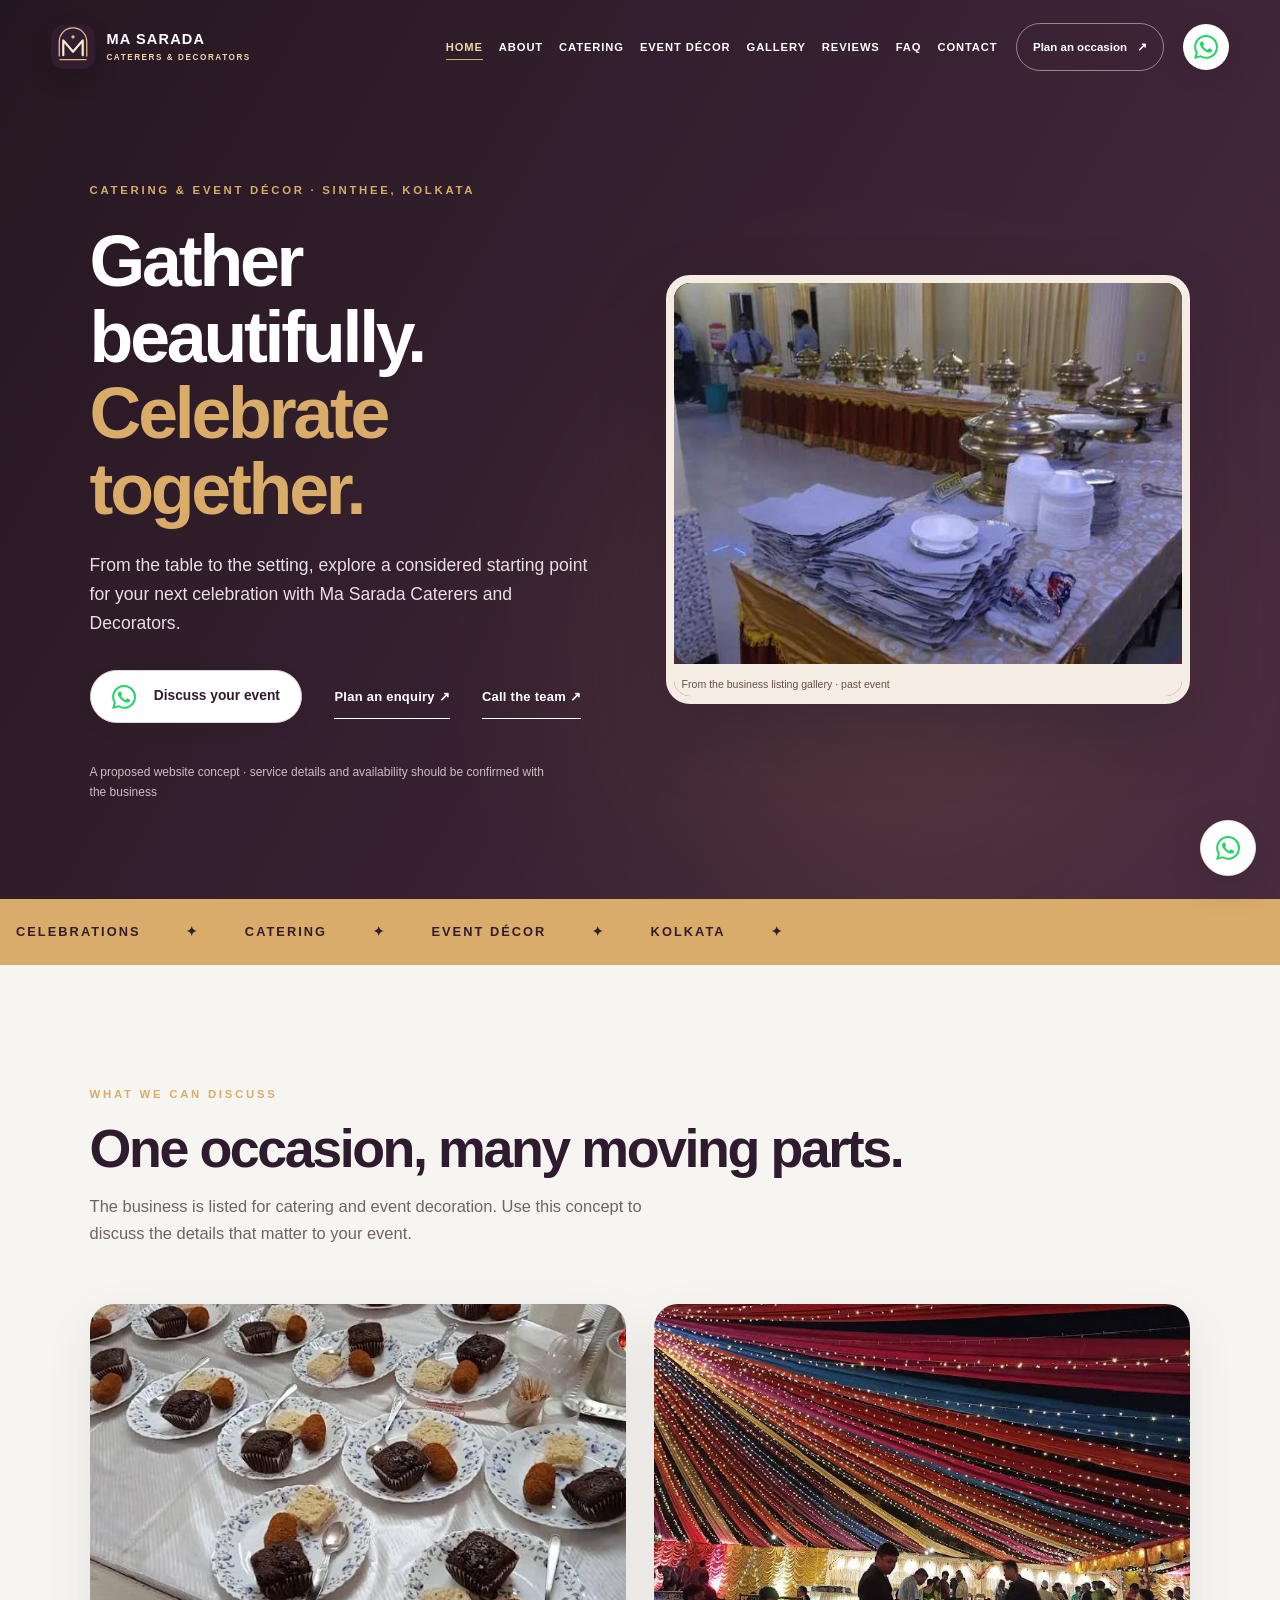
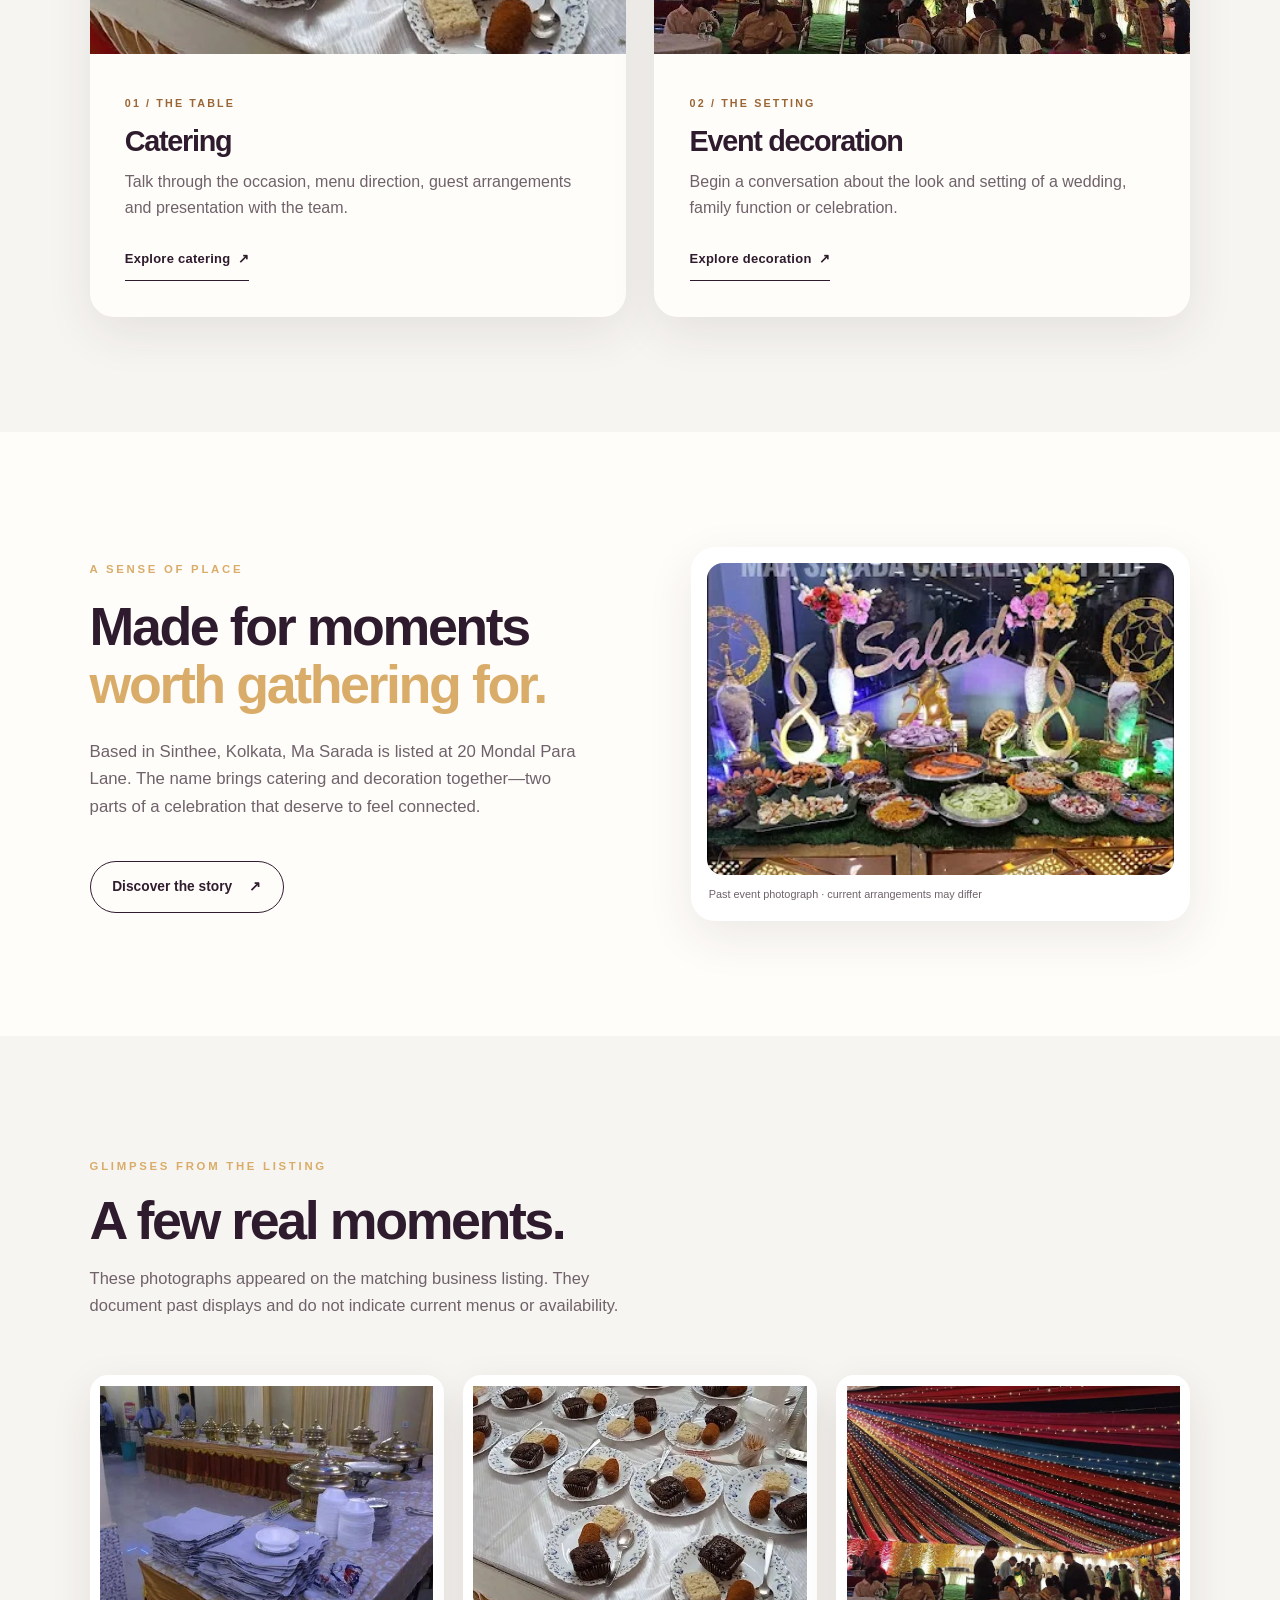
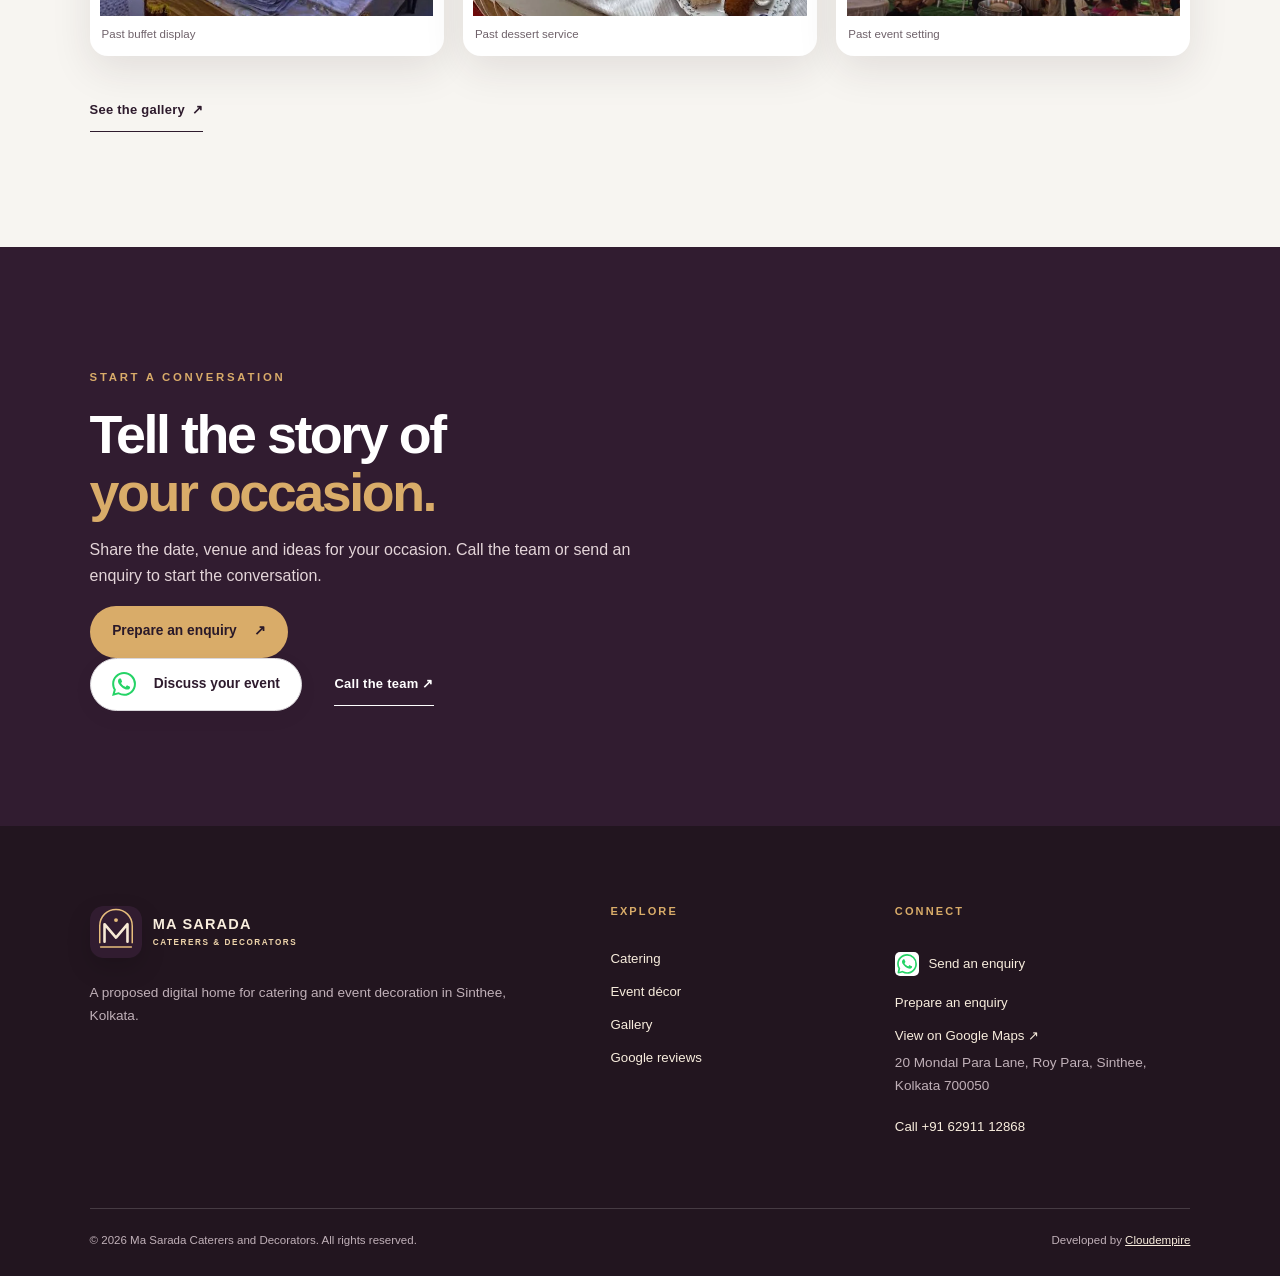
<file: index.html>
<!DOCTYPE html>
<html lang="en"><head><meta charset="utf-8"/><meta content="width=device-width, initial-scale=1" name="viewport"/><title>Ma Sarada Caterers and Decorators | Catering &amp; Event Décor in Sinthee</title><meta content="A proposed website concept for Ma Sarada Caterers and Decorators in Sinthee, Kolkata. Explore catering and celebration décor, photos, reviews, and ways to enquire." name="description"/><link href="https://cloudempiretech.github.io/ma-sarada-caterers-decorators-kolkata/" rel="canonical"/><meta content="#311c30" name="theme-color"/><link href="favicon.svg" rel="icon" type="image/svg+xml"/><link href="styles.css" rel="stylesheet"/><meta content="Ma Sarada Caterers and Decorators | Catering &amp; Event Décor in Sinthee" property="og:title"/><meta content="A proposed website concept for Ma Sarada Caterers and Decorators in Sinthee, Kolkata. Explore catering and celebration décor, photos, reviews, and ways to enquire." property="og:description"/><meta content="https://cloudempiretech.github.io/ma-sarada-caterers-decorators-kolkata/" property="og:url"/><meta content="website" property="og:type"/><script type="application/ld+json">{"@context": "https://schema.org", "@type": "LocalBusiness", "name": "Ma Sarada Caterers and Decorators", "url": "https://cloudempiretech.github.io/ma-sarada-caterers-decorators-kolkata/", "description": "Catering and event decoration business listed in Sinthee, Kolkata.", "address": {"@type": "PostalAddress", "streetAddress": "20 Mondal Para Lane, Roy Para, Sinthee", "addressLocality": "Kolkata", "addressRegion": "West Bengal", "postalCode": "700050", "addressCountry": "IN"}, "hasMap": "https://www.google.com/maps/place/MA+SARADA+CATERERS+AND+DECORATORS/@22.62875,88.3886978,17z/data=!4m6!3m5!1s0x39f89deec45384e9:0x9afb1048fc7a527e!8m2!3d22.62875!4d88.3886978!16s%2Fg%2F11fxdtw3sg", "image": ["https://cloudempiretech.github.io/ma-sarada-caterers-decorators-kolkata/real-buffet.webp", "https://cloudempiretech.github.io/ma-sarada-caterers-decorators-kolkata/real-event.webp"], "telephone": "+916291112868"}</script></head><body><a class="skip-link" href="#main">Skip to content</a><div aria-hidden="true" class="intro-veil"></div><header class="site-header"><a aria-label="Ma Sarada home" class="brand" href="index.html"><img alt="" height="44" src="logo.svg" width="44"/><span>MA SARADA<small>CATERERS &amp; DECORATORS</small></span></a><nav aria-label="Main navigation" id="site-nav"><a aria-current="page" class="active" href="index.html">Home</a><a class="" href="about.html">About</a><a class="" href="catering.html">Catering</a><a class="" href="decor.html">Event décor</a><a class="" href="gallery.html">Gallery</a><a class="" href="reviews.html">Reviews</a><a class="" href="faq.html">FAQ</a><a class="" href="contact.html">Contact</a></nav><a class="header-action" href="contact.html">Plan an occasion <span aria-hidden="true">↗</span></a><a aria-label="Message Ma Sarada on WhatsApp" class="channel-icon header-whatsapp" href="https://wa.me/916291112868" rel="noopener noreferrer" target="_blank" title="Message Ma Sarada on WhatsApp"><img alt="" class="whatsapp-mark" height="24" src="whatsapp.svg" width="24"/></a><button aria-controls="site-nav" aria-expanded="false" aria-label="Open menu" class="menu-toggle" type="button"><span></span><span></span><span></span></button></header><main id="main">
<section class="hero"><div class="hero-glow"></div><div class="hero-copy"><span class="eyebrow">CATERING &amp; EVENT DÉCOR · SINTHEE, KOLKATA</span><h1>Gather beautifully.<br/><em>Celebrate together.</em></h1><p>From the table to the setting, explore a considered starting point for your next celebration with Ma Sarada Caterers and Decorators.</p><div class="actions"><a aria-label="Discuss your event on WhatsApp" class="button button-whatsapp" href="https://wa.me/916291112868?text=Hello%20Ma%20Sarada%2C%20I%20would%20like%20to%20discuss%20an%20event." rel="noopener noreferrer" target="_blank" title="Message Ma Sarada on WhatsApp"><img alt="" class="whatsapp-mark" height="24" src="whatsapp.svg" width="24"/><span>Discuss your event</span></a><a class="text-link" href="contact.html">Plan an enquiry ↗</a><a class="text-link" href="tel:+916291112868">Call the team ↗</a></div><div class="hero-note">A proposed website concept · service details and availability should be confirmed with the business</div></div><div aria-label="Catering gallery feature" class="hero-stage"><div class="stage-orbit"></div><figure class="hero-photo float-card"><img alt="Past event buffet with covered serving dishes and laid plates in the business gallery" class="" decoding="async" height="375" loading="eager" src="real-buffet.webp" width="503"/><figcaption>From the business listing gallery · past event</figcaption></figure><div class="stage-seal">M<span>✦</span>S</div><div class="stage-caption">THE ART OF<br/>GATHERING</div></div></section>
<section aria-label="Website sections" class="marquee"><div>CELEBRATIONS <span>✦</span> CATERING <span>✦</span> EVENT DÉCOR <span>✦</span> KOLKATA <span>✦</span></div></section>
<section class="section cream"><div class="section-head reveal"><span class="eyebrow">WHAT WE CAN DISCUSS</span><h2>One occasion, many moving parts.</h2><p>The business is listed for catering and event decoration. Use this concept to discuss the details that matter to your event.</p></div>
<div class="service-grid"><article class="service-card reveal"><div class="service-media"><img alt="Past catering display with plated sweets and desserts in the business gallery" class="" decoding="async" height="415" loading="lazy" src="real-dessert.webp" width="739"/></div><div class="service-copy"><span class="service-number">01 / THE TABLE</span><h3>Catering</h3><p>Talk through the occasion, menu direction, guest arrangements and presentation with the team.</p><a class="arrow-link" href="catering.html">Explore catering <span aria-hidden="true">↗</span></a></div></article><article class="service-card reveal"><div class="service-media"><img alt="Past decorated gathering beneath a colourful fabric canopy in the business gallery" class="" decoding="async" height="526" loading="lazy" src="real-event.webp" width="720"/></div><div class="service-copy"><span class="service-number">02 / THE SETTING</span><h3>Event decoration</h3><p>Begin a conversation about the look and setting of a wedding, family function or celebration.</p><a class="arrow-link" href="decor.html">Explore decoration <span aria-hidden="true">↗</span></a></div></article></div></section>
<section class="section story-split"><div class="story-copy reveal"><span class="eyebrow">A SENSE OF PLACE</span><h2>Made for moments<br/><em>worth gathering for.</em></h2><p>Based in Sinthee, Kolkata, Ma Sarada is listed at 20 Mondal Para Lane. The name brings catering and decoration together—two parts of a celebration that deserve to feel connected.</p><a class="button button-outline" href="about.html">Discover the story <span aria-hidden="true">↗</span></a></div><figure class="illustration-frame reveal"><img alt="Past salad display with decorative flowers and food platters" decoding="async" loading="lazy" width="381" height="290" src="google-photo-5.webp"/><figcaption>Past event photograph · current arrangements may differ</figcaption></figure></section>
<section class="section cream"><div class="section-head reveal"><span class="eyebrow">GLIMPSES FROM THE LISTING</span><h2>A few real moments.</h2><p>These photographs appeared on the matching business listing. They document past displays and do not indicate current menus or availability.</p></div><div class="photo-row reveal"><figure><img alt="Past event buffet with covered dishes" class="" decoding="async" height="375" loading="lazy" src="real-buffet.webp" width="503"/><figcaption>Past buffet display</figcaption></figure><figure><img alt="Plated desserts at a past catered event" class="" decoding="async" height="415" loading="lazy" src="real-dessert.webp" width="739"/><figcaption>Past dessert service</figcaption></figure><figure><img alt="Past decorated event canopy with guests" class="" decoding="async" height="526" loading="lazy" src="real-event.webp" width="720"/><figcaption>Past event setting</figcaption></figure></div><a class="arrow-link" href="gallery.html">See the gallery <span aria-hidden="true">↗</span></a></section>
<section class="section final-cta"><div class="reveal"><span class="eyebrow">START A CONVERSATION</span><h2>Tell the story of<br/><em>your occasion.</em></h2><p>Share the date, venue and ideas for your occasion. Call the team or send an enquiry to start the conversation.</p><a class="button button-gold" href="contact.html">Prepare an enquiry<span aria-hidden="true">↗</span></a><div class="actions"><a aria-label="Discuss your event on WhatsApp" class="button button-whatsapp" href="https://wa.me/916291112868?text=Hello%20Ma%20Sarada%2C%20I%20would%20like%20to%20discuss%20an%20event." rel="noopener noreferrer" target="_blank" title="Message Ma Sarada on WhatsApp"><img alt="" class="whatsapp-mark" height="24" src="whatsapp.svg" width="24"/><span>Discuss your event</span></a><a class="text-link" href="tel:+916291112868">Call the team ↗</a></div></div><div aria-hidden="true" class="cta-arch"></div></section></main><footer class="footer"><div class="footer-main"><div><a class="brand footer-brand" href="index.html"><img alt="" height="52" src="logo.svg" width="52"/><span>MA SARADA<small>CATERERS &amp; DECORATORS</small></span></a><p>A proposed digital home for catering and event decoration in Sinthee, Kolkata.</p></div><div><h2>Explore</h2><a href="catering.html">Catering</a><a href="decor.html">Event décor</a><a href="gallery.html">Gallery</a><a href="reviews.html">Google reviews</a></div><div><h2>Connect</h2><a aria-label="Send an enquiry on WhatsApp" class="footer-whatsapp" href="https://wa.me/916291112868?text=Hello%20Ma%20Sarada%2C%20I%20would%20like%20to%20discuss%20an%20event." rel="noopener noreferrer" target="_blank" title="Message Ma Sarada on WhatsApp"><img alt="" class="whatsapp-mark" height="24" src="whatsapp.svg" width="24"/><span>Send an enquiry</span></a><a href="contact.html">Prepare an enquiry</a><a aria-label="View Ma Sarada Caterers and Decorators on Google Maps" href="https://www.google.com/maps/place/MA+SARADA+CATERERS+AND+DECORATORS/@22.62875,88.3886978,17z/data=!4m6!3m5!1s0x39f89deec45384e9:0x9afb1048fc7a527e!8m2!3d22.62875!4d88.3886978!16s%2Fg%2F11fxdtw3sg" rel="noopener noreferrer" target="_blank">View on Google Maps ↗</a><p>20 Mondal Para Lane, Roy Para, Sinthee, Kolkata 700050</p><a class="phone-link" href="tel:+916291112868">Call +91 62911 12868</a></div></div><div class="footer-bottom"><span>© 2026 Ma Sarada Caterers and Decorators. All rights reserved.</span><span>Developed by <a href="https://cloudempire.tech/" rel="noopener noreferrer" target="_blank">Cloudempire</a></span></div></footer><script defer="" src="script.js"></script><a aria-label="Message Ma Sarada on WhatsApp" class="channel-icon whatsapp-float" href="https://wa.me/916291112868?text=Hello%20Ma%20Sarada%2C%20I%20would%20like%20to%20enquire." rel="noopener noreferrer" target="_blank" title="Message Ma Sarada on WhatsApp"><img alt="" class="whatsapp-mark" height="24" src="whatsapp.svg" width="24"/></a></body></html>
</file>
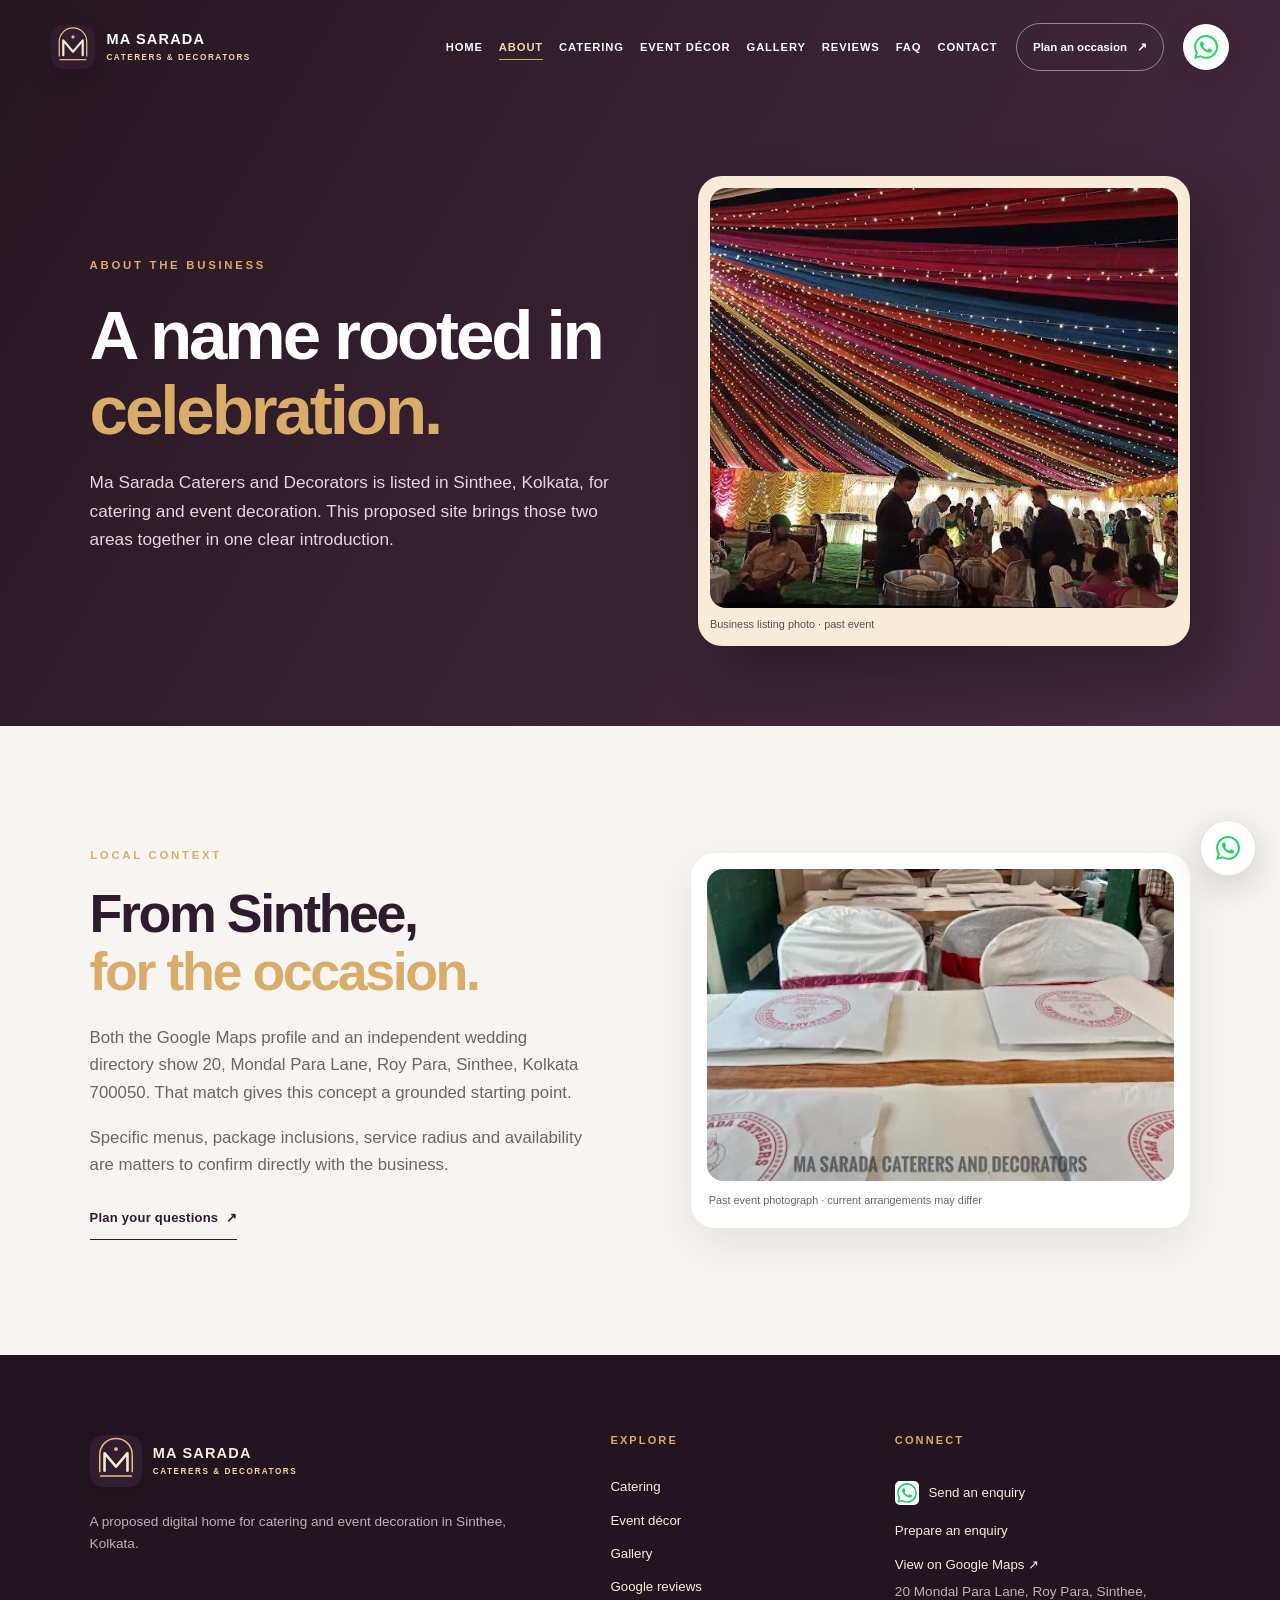
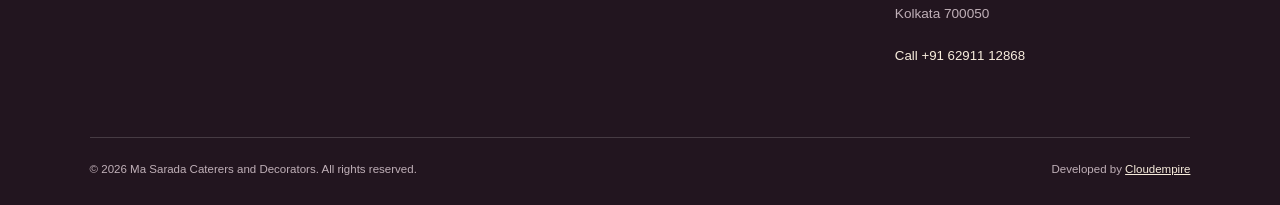
<file: about.html>
<!DOCTYPE html>
<html lang="en"><head><meta charset="utf-8"/><meta content="width=device-width, initial-scale=1" name="viewport"/><title>About | Ma Sarada Caterers and Decorators, Sinthee</title><meta content="Learn about the Sinthee, Kolkata business listing for Ma Sarada Caterers and Decorators and the verified context behind this proposed website." name="description"/><link href="https://cloudempiretech.github.io/ma-sarada-caterers-decorators-kolkata/about.html" rel="canonical"/><meta content="#311c30" name="theme-color"/><link href="favicon.svg" rel="icon" type="image/svg+xml"/><link href="styles.css" rel="stylesheet"/><meta content="About | Ma Sarada Caterers and Decorators, Sinthee" property="og:title"/><meta content="Learn about the Sinthee, Kolkata business listing for Ma Sarada Caterers and Decorators and the verified context behind this proposed website." property="og:description"/><meta content="https://cloudempiretech.github.io/ma-sarada-caterers-decorators-kolkata/about.html" property="og:url"/><meta content="website" property="og:type"/><script type="application/ld+json">{"@context": "https://schema.org", "@type": "LocalBusiness", "name": "Ma Sarada Caterers and Decorators", "url": "https://cloudempiretech.github.io/ma-sarada-caterers-decorators-kolkata/", "description": "Catering and event decoration business listed in Sinthee, Kolkata.", "address": {"@type": "PostalAddress", "streetAddress": "20 Mondal Para Lane, Roy Para, Sinthee", "addressLocality": "Kolkata", "addressRegion": "West Bengal", "postalCode": "700050", "addressCountry": "IN"}, "hasMap": "https://www.google.com/maps/place/MA+SARADA+CATERERS+AND+DECORATORS/@22.62875,88.3886978,17z/data=!4m6!3m5!1s0x39f89deec45384e9:0x9afb1048fc7a527e!8m2!3d22.62875!4d88.3886978!16s%2Fg%2F11fxdtw3sg", "image": ["https://cloudempiretech.github.io/ma-sarada-caterers-decorators-kolkata/real-buffet.webp", "https://cloudempiretech.github.io/ma-sarada-caterers-decorators-kolkata/real-event.webp"], "telephone": "+916291112868"}</script></head><body><a class="skip-link" href="#main">Skip to content</a><div aria-hidden="true" class="intro-veil"></div><header class="site-header"><a aria-label="Ma Sarada home" class="brand" href="index.html"><img alt="" height="44" src="logo.svg" width="44"/><span>MA SARADA<small>CATERERS &amp; DECORATORS</small></span></a><nav aria-label="Main navigation" id="site-nav"><a class="" href="index.html">Home</a><a aria-current="page" class="active" href="about.html">About</a><a class="" href="catering.html">Catering</a><a class="" href="decor.html">Event décor</a><a class="" href="gallery.html">Gallery</a><a class="" href="reviews.html">Reviews</a><a class="" href="faq.html">FAQ</a><a class="" href="contact.html">Contact</a></nav><a class="header-action" href="contact.html">Plan an occasion <span aria-hidden="true">↗</span></a><a aria-label="Message Ma Sarada on WhatsApp" class="channel-icon header-whatsapp" href="https://wa.me/916291112868" rel="noopener noreferrer" target="_blank" title="Message Ma Sarada on WhatsApp"><img alt="" class="whatsapp-mark" height="24" src="whatsapp.svg" width="24"/></a><button aria-controls="site-nav" aria-expanded="false" aria-label="Open menu" class="menu-toggle" type="button"><span></span><span></span><span></span></button></header><main id="main">
<section class="page-hero"><div><span class="eyebrow">ABOUT THE BUSINESS</span><h1>A name rooted in <em>celebration.</em></h1><p>Ma Sarada Caterers and Decorators is listed in Sinthee, Kolkata, for catering and event decoration. This proposed site brings those two areas together in one clear introduction.</p></div><figure><img alt="Past fabric-canopy event scene associated with the Ma Sarada listing" class="" decoding="async" height="526" loading="eager" src="real-event.webp" width="720"/><figcaption>Business listing photo · past event</figcaption></figure></section>
<section class="section cream story-split"><div class="reveal"><span class="eyebrow">LOCAL CONTEXT</span><h2>From Sinthee,<br/><em>for the occasion.</em></h2><p>Both the Google Maps profile and an independent wedding directory show 20, Mondal Para Lane, Roy Para, Sinthee, Kolkata 700050. That match gives this concept a grounded starting point.</p><p>Specific menus, package inclusions, service radius and availability are matters to confirm directly with the business.</p><a class="arrow-link" href="contact.html">Plan your questions <span aria-hidden="true">↗</span></a></div><figure class="illustration-frame reveal"><img alt="Past event seating and table mats bearing the Ma Sarada name" decoding="async" loading="lazy" width="498" height="290" src="google-photo-10.webp"/><figcaption>Past event photograph · current arrangements may differ</figcaption></figure></section></main><footer class="footer"><div class="footer-main"><div><a class="brand footer-brand" href="index.html"><img alt="" height="52" src="logo.svg" width="52"/><span>MA SARADA<small>CATERERS &amp; DECORATORS</small></span></a><p>A proposed digital home for catering and event decoration in Sinthee, Kolkata.</p></div><div><h2>Explore</h2><a href="catering.html">Catering</a><a href="decor.html">Event décor</a><a href="gallery.html">Gallery</a><a href="reviews.html">Google reviews</a></div><div><h2>Connect</h2><a aria-label="Send an enquiry on WhatsApp" class="footer-whatsapp" href="https://wa.me/916291112868?text=Hello%20Ma%20Sarada%2C%20I%20would%20like%20to%20discuss%20an%20event." rel="noopener noreferrer" target="_blank" title="Message Ma Sarada on WhatsApp"><img alt="" class="whatsapp-mark" height="24" src="whatsapp.svg" width="24"/><span>Send an enquiry</span></a><a href="contact.html">Prepare an enquiry</a><a aria-label="View Ma Sarada Caterers and Decorators on Google Maps" href="https://www.google.com/maps/place/MA+SARADA+CATERERS+AND+DECORATORS/@22.62875,88.3886978,17z/data=!4m6!3m5!1s0x39f89deec45384e9:0x9afb1048fc7a527e!8m2!3d22.62875!4d88.3886978!16s%2Fg%2F11fxdtw3sg" rel="noopener noreferrer" target="_blank">View on Google Maps ↗</a><p>20 Mondal Para Lane, Roy Para, Sinthee, Kolkata 700050</p><a class="phone-link" href="tel:+916291112868">Call +91 62911 12868</a></div></div><div class="footer-bottom"><span>© 2026 Ma Sarada Caterers and Decorators. All rights reserved.</span><span>Developed by <a href="https://cloudempire.tech/" rel="noopener noreferrer" target="_blank">Cloudempire</a></span></div></footer><script defer="" src="script.js"></script><a aria-label="Message Ma Sarada on WhatsApp" class="channel-icon whatsapp-float" href="https://wa.me/916291112868?text=Hello%20Ma%20Sarada%2C%20I%20would%20like%20to%20enquire." rel="noopener noreferrer" target="_blank" title="Message Ma Sarada on WhatsApp"><img alt="" class="whatsapp-mark" height="24" src="whatsapp.svg" width="24"/></a></body></html>
</file>
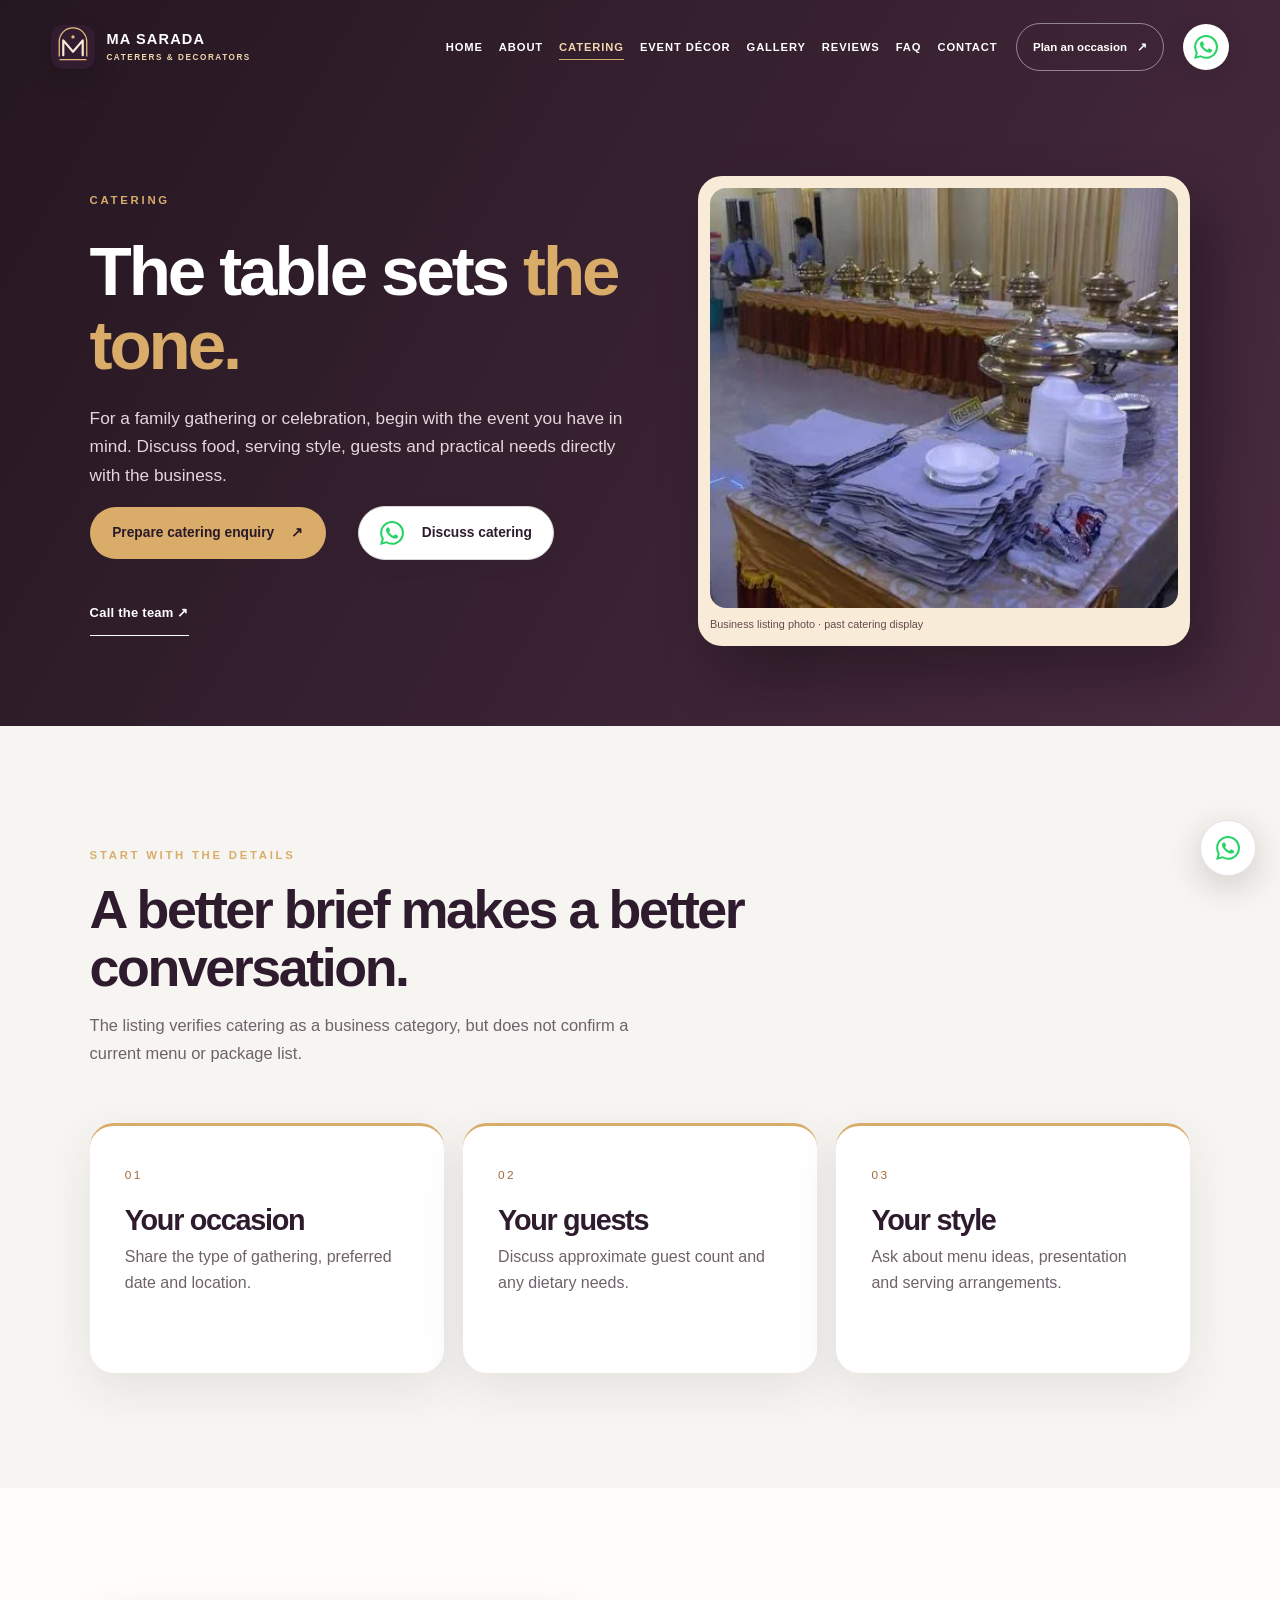
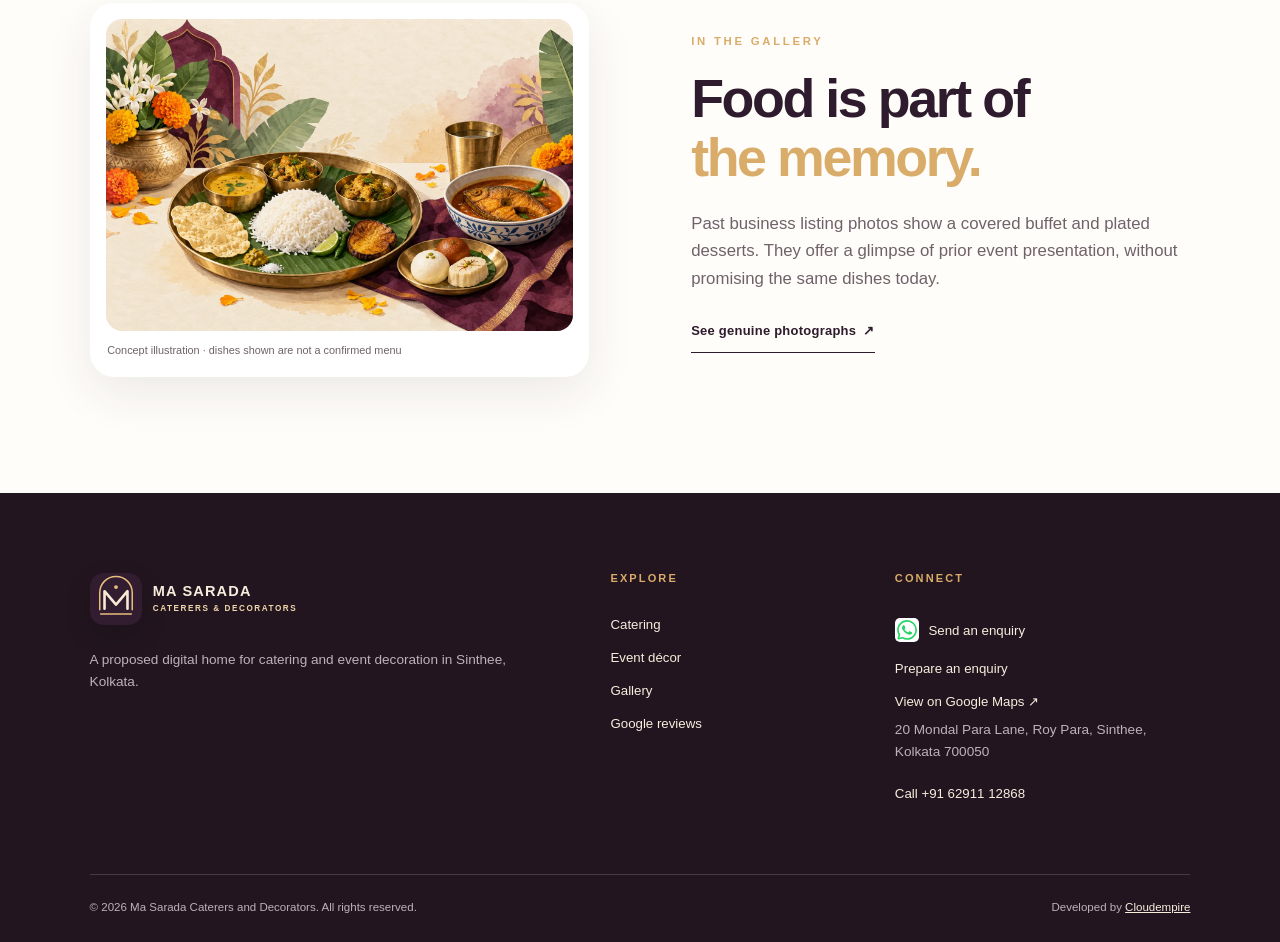
<file: catering.html>
<!DOCTYPE html>
<html lang="en"><head><meta charset="utf-8"/><meta content="width=device-width, initial-scale=1" name="viewport"/><title>Catering | Ma Sarada Caterers and Decorators</title><meta content="Explore a catering enquiry concept for Ma Sarada Caterers and Decorators in Sinthee, Kolkata, with genuine past event photographs." name="description"/><link href="https://cloudempiretech.github.io/ma-sarada-caterers-decorators-kolkata/catering.html" rel="canonical"/><meta content="#311c30" name="theme-color"/><link href="favicon.svg" rel="icon" type="image/svg+xml"/><link href="styles.css" rel="stylesheet"/><meta content="Catering | Ma Sarada Caterers and Decorators" property="og:title"/><meta content="Explore a catering enquiry concept for Ma Sarada Caterers and Decorators in Sinthee, Kolkata, with genuine past event photographs." property="og:description"/><meta content="https://cloudempiretech.github.io/ma-sarada-caterers-decorators-kolkata/catering.html" property="og:url"/><meta content="website" property="og:type"/><script type="application/ld+json">{"@context": "https://schema.org", "@type": "LocalBusiness", "name": "Ma Sarada Caterers and Decorators", "url": "https://cloudempiretech.github.io/ma-sarada-caterers-decorators-kolkata/", "description": "Catering and event decoration business listed in Sinthee, Kolkata.", "address": {"@type": "PostalAddress", "streetAddress": "20 Mondal Para Lane, Roy Para, Sinthee", "addressLocality": "Kolkata", "addressRegion": "West Bengal", "postalCode": "700050", "addressCountry": "IN"}, "hasMap": "https://www.google.com/maps/place/MA+SARADA+CATERERS+AND+DECORATORS/@22.62875,88.3886978,17z/data=!4m6!3m5!1s0x39f89deec45384e9:0x9afb1048fc7a527e!8m2!3d22.62875!4d88.3886978!16s%2Fg%2F11fxdtw3sg", "image": ["https://cloudempiretech.github.io/ma-sarada-caterers-decorators-kolkata/real-buffet.webp", "https://cloudempiretech.github.io/ma-sarada-caterers-decorators-kolkata/real-event.webp"], "telephone": "+916291112868"}</script></head><body><a class="skip-link" href="#main">Skip to content</a><div aria-hidden="true" class="intro-veil"></div><header class="site-header"><a aria-label="Ma Sarada home" class="brand" href="index.html"><img alt="" height="44" src="logo.svg" width="44"/><span>MA SARADA<small>CATERERS &amp; DECORATORS</small></span></a><nav aria-label="Main navigation" id="site-nav"><a class="" href="index.html">Home</a><a class="" href="about.html">About</a><a aria-current="page" class="active" href="catering.html">Catering</a><a class="" href="decor.html">Event décor</a><a class="" href="gallery.html">Gallery</a><a class="" href="reviews.html">Reviews</a><a class="" href="faq.html">FAQ</a><a class="" href="contact.html">Contact</a></nav><a class="header-action" href="contact.html">Plan an occasion <span aria-hidden="true">↗</span></a><a aria-label="Message Ma Sarada on WhatsApp" class="channel-icon header-whatsapp" href="https://wa.me/916291112868" rel="noopener noreferrer" target="_blank" title="Message Ma Sarada on WhatsApp"><img alt="" class="whatsapp-mark" height="24" src="whatsapp.svg" width="24"/></a><button aria-controls="site-nav" aria-expanded="false" aria-label="Open menu" class="menu-toggle" type="button"><span></span><span></span><span></span></button></header><main id="main">
<section class="page-hero"><div><span class="eyebrow">CATERING</span><h1>The table sets <em>the tone.</em></h1><p>For a family gathering or celebration, begin with the event you have in mind. Discuss food, serving style, guests and practical needs directly with the business.</p><div class="actions"><a class="button button-gold" href="contact.html">Prepare catering enquiry<span aria-hidden="true">↗</span></a><a class="button button-whatsapp" href="https://wa.me/916291112868?text=Hello%20Ma%20Sarada%2C%20I%20would%20like%20to%20discuss%20catering%20for%20an%20event." target="_blank" rel="noopener noreferrer" aria-label="Discuss catering on WhatsApp" title="Message Ma Sarada on WhatsApp"><img src="whatsapp.svg" class="whatsapp-mark" alt="" width="24" height="24"><span>Discuss catering</span></a><a class="text-link" href="tel:+916291112868">Call the team ↗</a></div></div><figure><img alt="Past buffet service with covered serving dishes and laid plates" class="" decoding="async" height="375" loading="eager" src="real-buffet.webp" width="503"/><figcaption>Business listing photo · past catering display</figcaption></figure></section>
<section class="section cream"><div class="section-head reveal"><span class="eyebrow">START WITH THE DETAILS</span><h2>A better brief makes a better conversation.</h2><p>The listing verifies catering as a business category, but does not confirm a current menu or package list.</p></div><div class="three-cards"><article class="info-card reveal"><span>01</span><h3>Your occasion</h3><p>Share the type of gathering, preferred date and location.</p></article><article class="info-card reveal"><span>02</span><h3>Your guests</h3><p>Discuss approximate guest count and any dietary needs.</p></article><article class="info-card reveal"><span>03</span><h3>Your style</h3><p>Ask about menu ideas, presentation and serving arrangements.</p></article></div></section>
<section class="section story-split"><figure class="illustration-frame reveal"><img alt="Illustration of a Bengali-style meal with rice, curries and sweets" class="" decoding="async" height="1024" loading="lazy" src="illustration-food.webp" width="1536"/><figcaption>Concept illustration · dishes shown are not a confirmed menu</figcaption></figure><div class="reveal"><span class="eyebrow">IN THE GALLERY</span><h2>Food is part of<br/><em>the memory.</em></h2><p>Past business listing photos show a covered buffet and plated desserts. They offer a glimpse of prior event presentation, without promising the same dishes today.</p><a class="arrow-link" href="gallery.html">See genuine photographs <span aria-hidden="true">↗</span></a></div></section></main><footer class="footer"><div class="footer-main"><div><a class="brand footer-brand" href="index.html"><img alt="" height="52" src="logo.svg" width="52"/><span>MA SARADA<small>CATERERS &amp; DECORATORS</small></span></a><p>A proposed digital home for catering and event decoration in Sinthee, Kolkata.</p></div><div><h2>Explore</h2><a href="catering.html">Catering</a><a href="decor.html">Event décor</a><a href="gallery.html">Gallery</a><a href="reviews.html">Google reviews</a></div><div><h2>Connect</h2><a aria-label="Send an enquiry on WhatsApp" class="footer-whatsapp" href="https://wa.me/916291112868?text=Hello%20Ma%20Sarada%2C%20I%20would%20like%20to%20discuss%20an%20event." rel="noopener noreferrer" target="_blank" title="Message Ma Sarada on WhatsApp"><img alt="" class="whatsapp-mark" height="24" src="whatsapp.svg" width="24"/><span>Send an enquiry</span></a><a href="contact.html">Prepare an enquiry</a><a aria-label="View Ma Sarada Caterers and Decorators on Google Maps" href="https://www.google.com/maps/place/MA+SARADA+CATERERS+AND+DECORATORS/@22.62875,88.3886978,17z/data=!4m6!3m5!1s0x39f89deec45384e9:0x9afb1048fc7a527e!8m2!3d22.62875!4d88.3886978!16s%2Fg%2F11fxdtw3sg" rel="noopener noreferrer" target="_blank">View on Google Maps ↗</a><p>20 Mondal Para Lane, Roy Para, Sinthee, Kolkata 700050</p><a class="phone-link" href="tel:+916291112868">Call +91 62911 12868</a></div></div><div class="footer-bottom"><span>© 2026 Ma Sarada Caterers and Decorators. All rights reserved.</span><span>Developed by <a href="https://cloudempire.tech/" rel="noopener noreferrer" target="_blank">Cloudempire</a></span></div></footer><script defer="" src="script.js"></script><a aria-label="Message Ma Sarada on WhatsApp" class="channel-icon whatsapp-float" href="https://wa.me/916291112868?text=Hello%20Ma%20Sarada%2C%20I%20would%20like%20to%20enquire." rel="noopener noreferrer" target="_blank" title="Message Ma Sarada on WhatsApp"><img alt="" class="whatsapp-mark" height="24" src="whatsapp.svg" width="24"/></a></body></html>
</file>
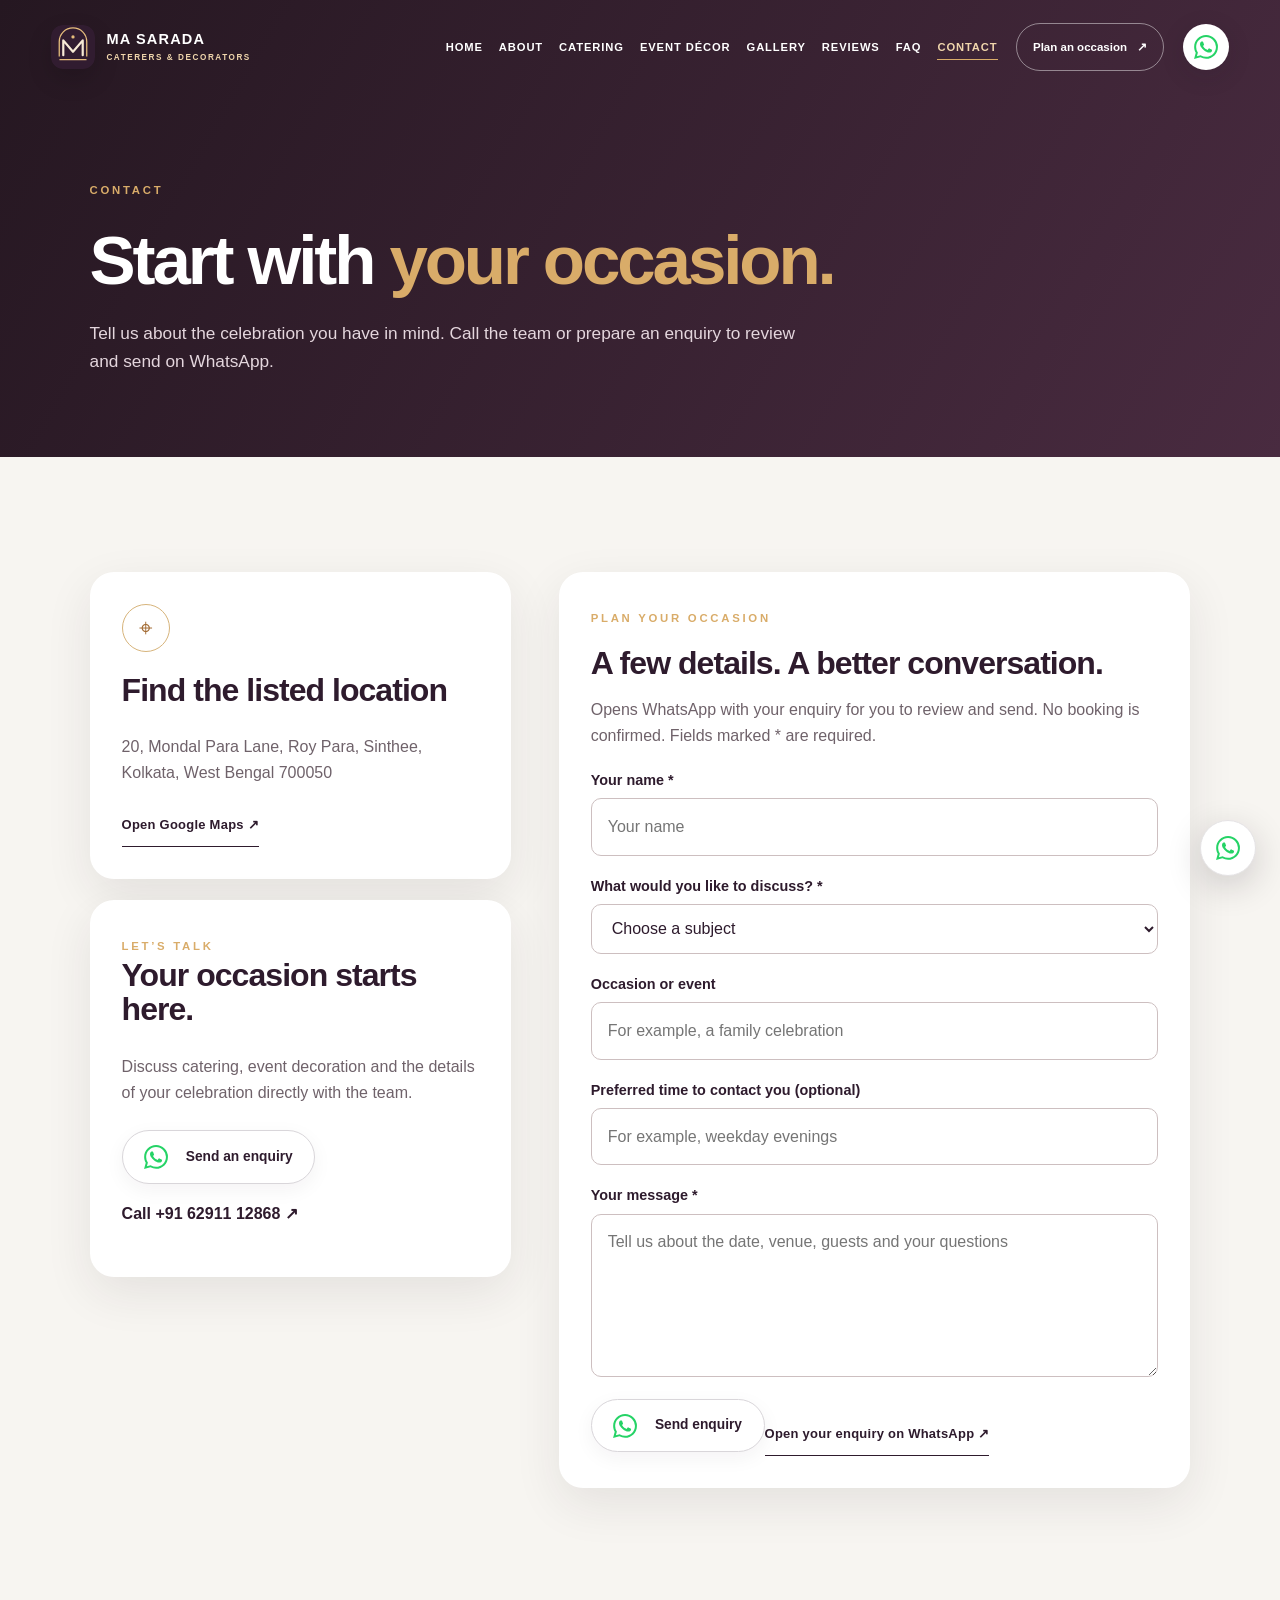
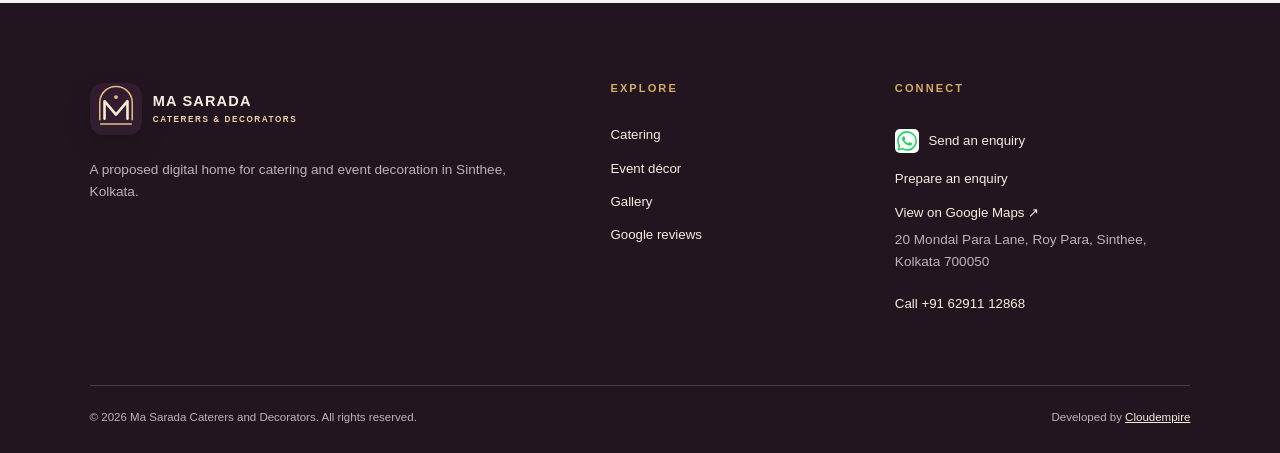
<file: contact.html>
<!DOCTYPE html>
<html lang="en"><head><meta charset="utf-8"/><meta content="width=device-width, initial-scale=1" name="viewport"/><title>Contact &amp; Enquiry | Ma Sarada Caterers and Decorators</title><meta content="Prepare an event enquiry and view verified listing directions for Ma Sarada Caterers and Decorators in Sinthee, Kolkata." name="description"/><link href="https://cloudempiretech.github.io/ma-sarada-caterers-decorators-kolkata/contact.html" rel="canonical"/><meta content="#311c30" name="theme-color"/><link href="favicon.svg" rel="icon" type="image/svg+xml"/><link href="styles.css" rel="stylesheet"/><meta content="Contact &amp; Enquiry | Ma Sarada Caterers and Decorators" property="og:title"/><meta content="Prepare an event enquiry and view verified listing directions for Ma Sarada Caterers and Decorators in Sinthee, Kolkata." property="og:description"/><meta content="https://cloudempiretech.github.io/ma-sarada-caterers-decorators-kolkata/contact.html" property="og:url"/><meta content="website" property="og:type"/><script type="application/ld+json">{"@context": "https://schema.org", "@type": "LocalBusiness", "name": "Ma Sarada Caterers and Decorators", "url": "https://cloudempiretech.github.io/ma-sarada-caterers-decorators-kolkata/", "description": "Catering and event decoration business listed in Sinthee, Kolkata.", "address": {"@type": "PostalAddress", "streetAddress": "20 Mondal Para Lane, Roy Para, Sinthee", "addressLocality": "Kolkata", "addressRegion": "West Bengal", "postalCode": "700050", "addressCountry": "IN"}, "hasMap": "https://www.google.com/maps/place/MA+SARADA+CATERERS+AND+DECORATORS/@22.62875,88.3886978,17z/data=!4m6!3m5!1s0x39f89deec45384e9:0x9afb1048fc7a527e!8m2!3d22.62875!4d88.3886978!16s%2Fg%2F11fxdtw3sg", "image": ["https://cloudempiretech.github.io/ma-sarada-caterers-decorators-kolkata/real-buffet.webp", "https://cloudempiretech.github.io/ma-sarada-caterers-decorators-kolkata/real-event.webp"], "telephone": "+916291112868"}</script></head><body><a class="skip-link" href="#main">Skip to content</a><div aria-hidden="true" class="intro-veil"></div><header class="site-header"><a aria-label="Ma Sarada home" class="brand" href="index.html"><img alt="" height="44" src="logo.svg" width="44"/><span>MA SARADA<small>CATERERS &amp; DECORATORS</small></span></a><nav aria-label="Main navigation" id="site-nav"><a class="" href="index.html">Home</a><a class="" href="about.html">About</a><a class="" href="catering.html">Catering</a><a class="" href="decor.html">Event décor</a><a class="" href="gallery.html">Gallery</a><a class="" href="reviews.html">Reviews</a><a class="" href="faq.html">FAQ</a><a aria-current="page" class="active" href="contact.html">Contact</a></nav><a class="header-action" href="contact.html">Plan an occasion <span aria-hidden="true">↗</span></a><a aria-label="Message Ma Sarada on WhatsApp" class="channel-icon header-whatsapp" href="https://wa.me/916291112868" rel="noopener noreferrer" target="_blank" title="Message Ma Sarada on WhatsApp"><img alt="" class="whatsapp-mark" height="24" src="whatsapp.svg" width="24"/></a><button aria-controls="site-nav" aria-expanded="false" aria-label="Open menu" class="menu-toggle" type="button"><span></span><span></span><span></span></button></header><main id="main">
<section class="page-hero compact"><div><span class="eyebrow">CONTACT</span><h1>Start with <em>your occasion.</em></h1><p>Tell us about the celebration you have in mind. Call the team or prepare an enquiry to review and send on WhatsApp.</p></div></section>
<section class="section cream contact-grid"><div class="contact-stack reveal"><div class="contact-card"><span aria-hidden="true" class="card-icon">⌖</span><h2>Find the listed location</h2><p>20, Mondal Para Lane, Roy Para, Sinthee, Kolkata, West Bengal 700050</p><a class="arrow-link" href="https://www.google.com/maps/place/MA+SARADA+CATERERS+AND+DECORATORS/@22.62875,88.3886978,17z/data=!4m6!3m5!1s0x39f89deec45384e9:0x9afb1048fc7a527e!8m2!3d22.62875!4d88.3886978!16s%2Fg%2F11fxdtw3sg" rel="noopener noreferrer" target="_blank">Open Google Maps ↗</a></div><div class="contact-card"><span class="eyebrow">LET’S TALK</span><h2>Your occasion starts here.</h2><p>Discuss catering, event decoration and the details of your celebration directly with the team.</p><a aria-label="Send an enquiry on WhatsApp" class="button button-whatsapp" href="https://wa.me/916291112868?text=Hello%20Ma%20Sarada%2C%20I%20would%20like%20to%20discuss%20an%20event." rel="noopener noreferrer" target="_blank" title="Message Ma Sarada on WhatsApp"><img alt="" class="whatsapp-mark" height="24" src="whatsapp.svg" width="24"/><span>Send an enquiry</span></a><a class="contact-phone" href="tel:+916291112868">Call +91 62911 12868 ↗</a></div></div><form aria-describedby="form-help" class="enquiry-form reveal" id="enquiry-form"><span class="eyebrow">PLAN YOUR OCCASION</span><h2>A few details. A better conversation.</h2><p id="form-help">Opens WhatsApp with your enquiry for you to review and send. No booking is confirmed. Fields marked * are required.</p><label for="name">Your name *</label><input autocomplete="name" id="name" minlength="2" name="name" placeholder="Your name" required=""/><label for="service">What would you like to discuss? *</label><select id="service" name="service" required=""><option value="">Choose a subject</option><option>Catering</option><option>Event decoration</option><option>Catering and event decoration</option></select><label for="event">Occasion or event</label><input id="event" name="event" placeholder="For example, a family celebration"/><label for="preferred-time">Preferred time to contact you (optional)</label><input id="preferred-time" name="preferredTime" placeholder="For example, weekday evenings"/><label for="message">Your message *</label><textarea id="message" minlength="10" name="message" placeholder="Tell us about the date, venue, guests and your questions" required="" rows="5"></textarea><button class="button button-whatsapp" type="submit"><img alt="" class="whatsapp-mark" height="24" src="whatsapp.svg" width="24"/><span>Send enquiry</span></button><p aria-live="polite" class="form-status" id="form-status" role="status"></p><a class="arrow-link" hidden="" id="enquiry-handoff" rel="noopener noreferrer" target="_blank">Open your enquiry on WhatsApp ↗</a></form></section></main><footer class="footer"><div class="footer-main"><div><a class="brand footer-brand" href="index.html"><img alt="" height="52" src="logo.svg" width="52"/><span>MA SARADA<small>CATERERS &amp; DECORATORS</small></span></a><p>A proposed digital home for catering and event decoration in Sinthee, Kolkata.</p></div><div><h2>Explore</h2><a href="catering.html">Catering</a><a href="decor.html">Event décor</a><a href="gallery.html">Gallery</a><a href="reviews.html">Google reviews</a></div><div><h2>Connect</h2><a aria-label="Send an enquiry on WhatsApp" class="footer-whatsapp" href="https://wa.me/916291112868?text=Hello%20Ma%20Sarada%2C%20I%20would%20like%20to%20discuss%20an%20event." rel="noopener noreferrer" target="_blank" title="Message Ma Sarada on WhatsApp"><img alt="" class="whatsapp-mark" height="24" src="whatsapp.svg" width="24"/><span>Send an enquiry</span></a><a href="contact.html">Prepare an enquiry</a><a aria-label="View Ma Sarada Caterers and Decorators on Google Maps" href="https://www.google.com/maps/place/MA+SARADA+CATERERS+AND+DECORATORS/@22.62875,88.3886978,17z/data=!4m6!3m5!1s0x39f89deec45384e9:0x9afb1048fc7a527e!8m2!3d22.62875!4d88.3886978!16s%2Fg%2F11fxdtw3sg" rel="noopener noreferrer" target="_blank">View on Google Maps ↗</a><p>20 Mondal Para Lane, Roy Para, Sinthee, Kolkata 700050</p><a class="phone-link" href="tel:+916291112868">Call +91 62911 12868</a></div></div><div class="footer-bottom"><span>© 2026 Ma Sarada Caterers and Decorators. All rights reserved.</span><span>Developed by <a href="https://cloudempire.tech/" rel="noopener noreferrer" target="_blank">Cloudempire</a></span></div></footer><script defer="" src="script.js"></script><a aria-label="Message Ma Sarada on WhatsApp" class="channel-icon whatsapp-float" href="https://wa.me/916291112868?text=Hello%20Ma%20Sarada%2C%20I%20would%20like%20to%20enquire." rel="noopener noreferrer" target="_blank" title="Message Ma Sarada on WhatsApp"><img alt="" class="whatsapp-mark" height="24" src="whatsapp.svg" width="24"/></a></body></html>
</file>
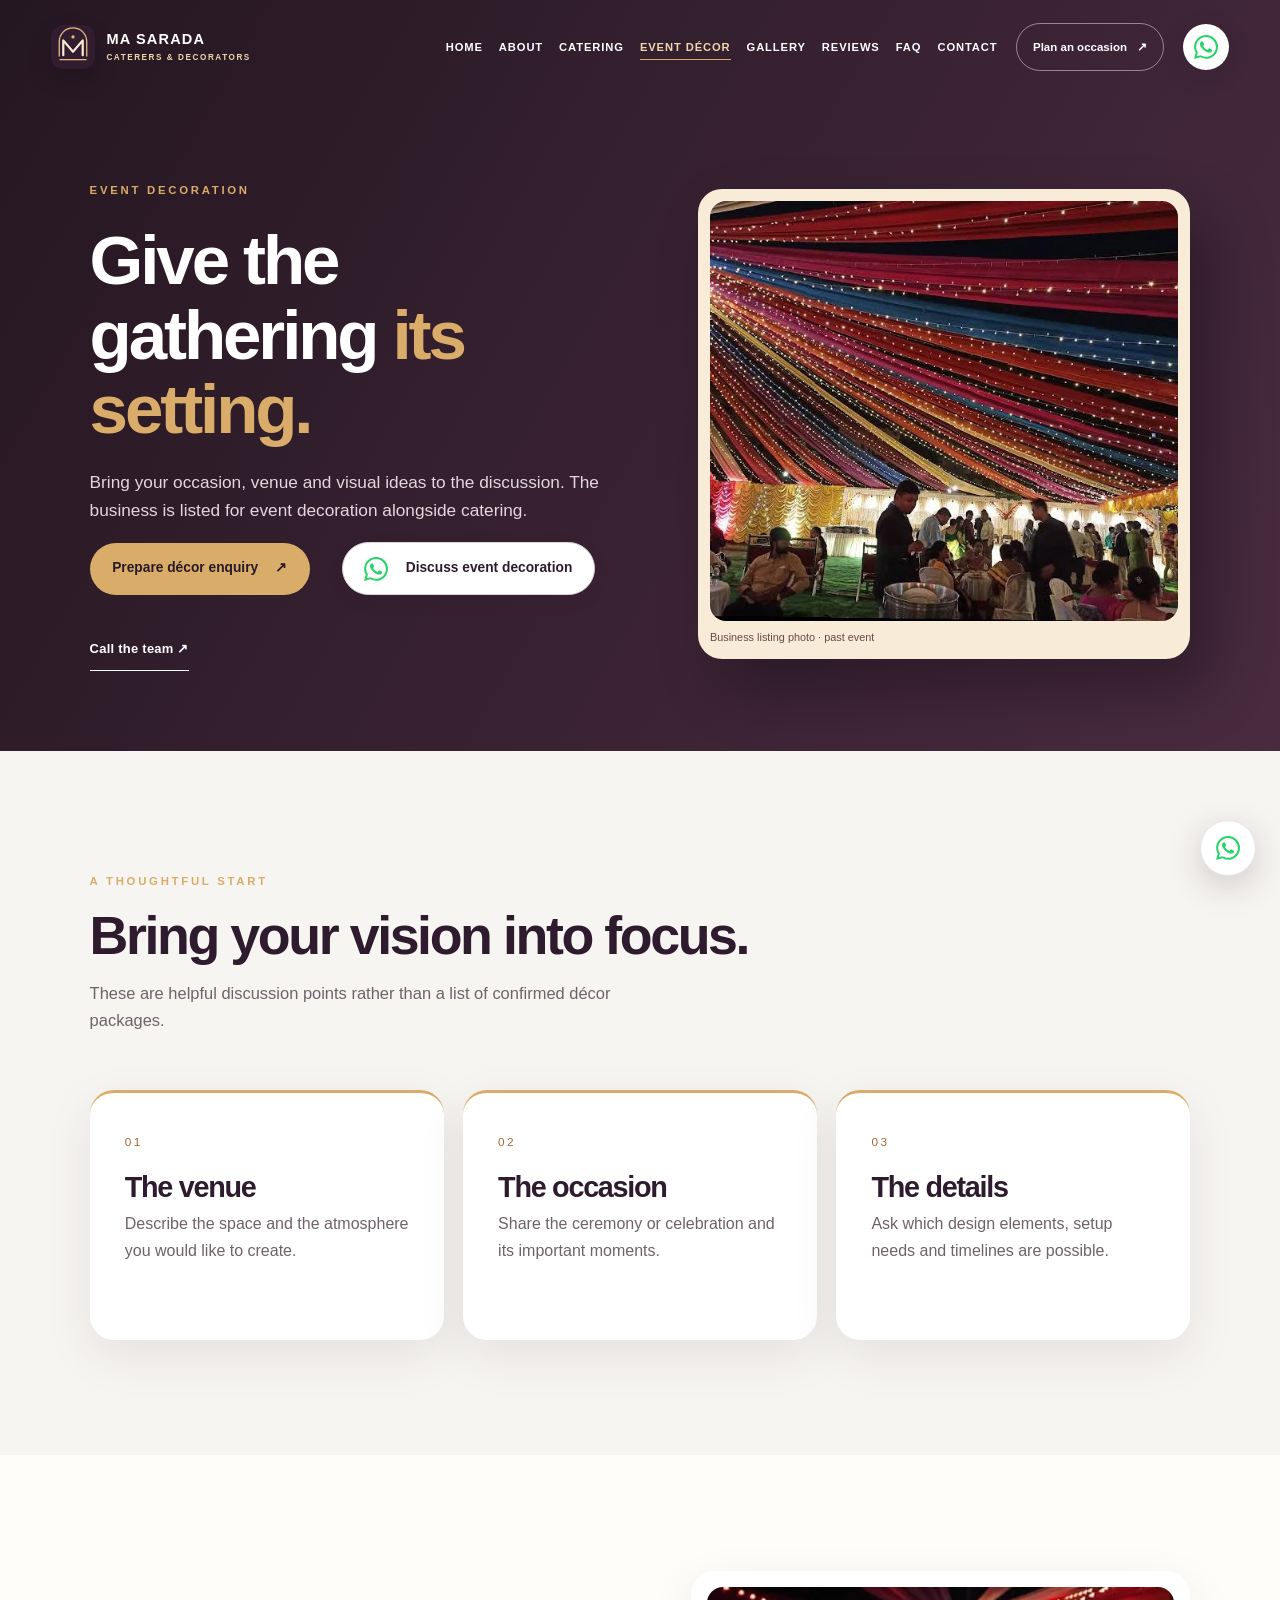
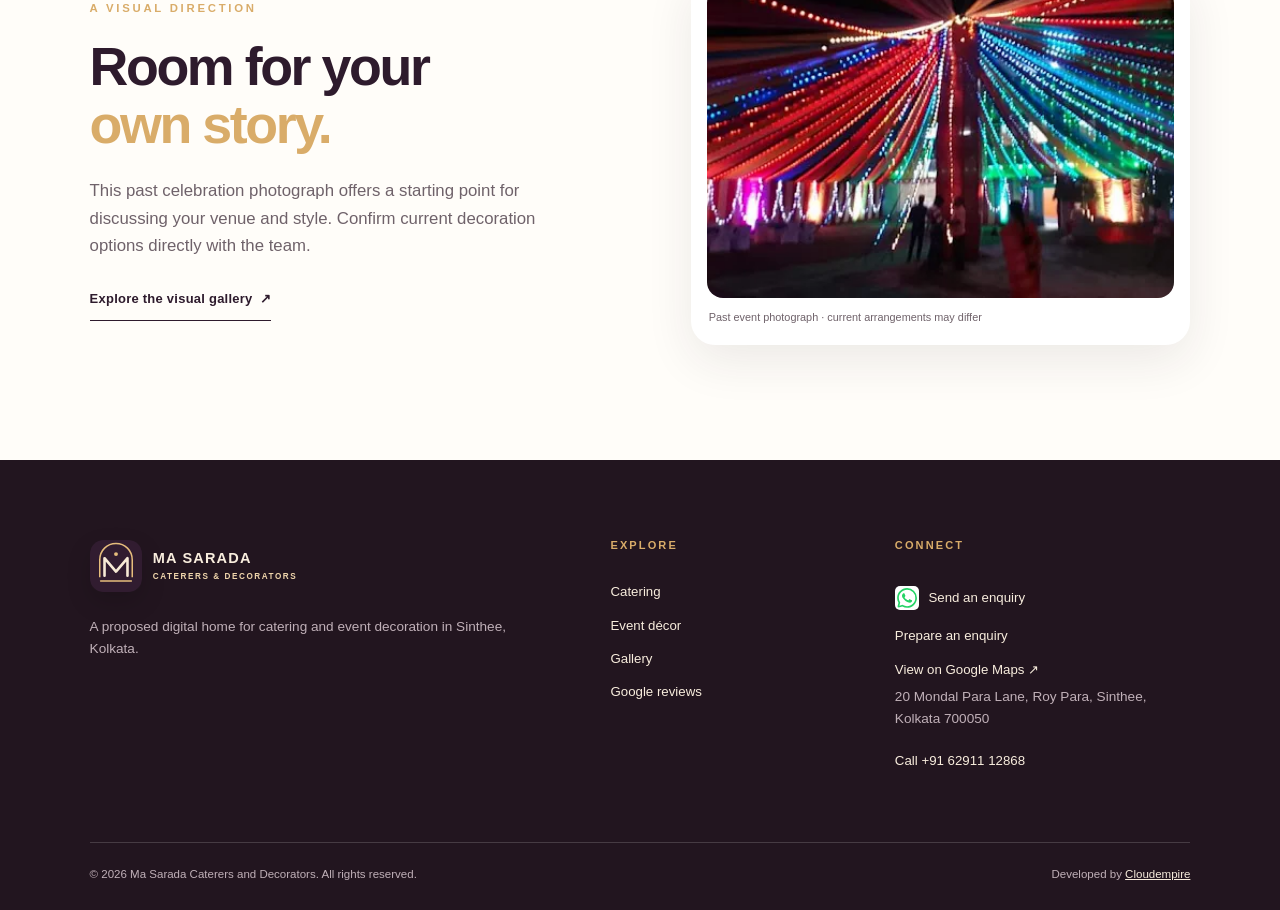
<file: decor.html>
<!DOCTYPE html>
<html lang="en"><head><meta charset="utf-8"/><meta content="width=device-width, initial-scale=1" name="viewport"/><title>Event Decoration | Ma Sarada Caterers and Decorators</title><meta content="Explore event decoration enquiries and past event imagery for Ma Sarada Caterers and Decorators, Sinthee, Kolkata." name="description"/><link href="https://cloudempiretech.github.io/ma-sarada-caterers-decorators-kolkata/decor.html" rel="canonical"/><meta content="#311c30" name="theme-color"/><link href="favicon.svg" rel="icon" type="image/svg+xml"/><link href="styles.css" rel="stylesheet"/><meta content="Event Decoration | Ma Sarada Caterers and Decorators" property="og:title"/><meta content="Explore event decoration enquiries and past event imagery for Ma Sarada Caterers and Decorators, Sinthee, Kolkata." property="og:description"/><meta content="https://cloudempiretech.github.io/ma-sarada-caterers-decorators-kolkata/decor.html" property="og:url"/><meta content="website" property="og:type"/><script type="application/ld+json">{"@context": "https://schema.org", "@type": "LocalBusiness", "name": "Ma Sarada Caterers and Decorators", "url": "https://cloudempiretech.github.io/ma-sarada-caterers-decorators-kolkata/", "description": "Catering and event decoration business listed in Sinthee, Kolkata.", "address": {"@type": "PostalAddress", "streetAddress": "20 Mondal Para Lane, Roy Para, Sinthee", "addressLocality": "Kolkata", "addressRegion": "West Bengal", "postalCode": "700050", "addressCountry": "IN"}, "hasMap": "https://www.google.com/maps/place/MA+SARADA+CATERERS+AND+DECORATORS/@22.62875,88.3886978,17z/data=!4m6!3m5!1s0x39f89deec45384e9:0x9afb1048fc7a527e!8m2!3d22.62875!4d88.3886978!16s%2Fg%2F11fxdtw3sg", "image": ["https://cloudempiretech.github.io/ma-sarada-caterers-decorators-kolkata/real-buffet.webp", "https://cloudempiretech.github.io/ma-sarada-caterers-decorators-kolkata/real-event.webp"], "telephone": "+916291112868"}</script></head><body><a class="skip-link" href="#main">Skip to content</a><div aria-hidden="true" class="intro-veil"></div><header class="site-header"><a aria-label="Ma Sarada home" class="brand" href="index.html"><img alt="" height="44" src="logo.svg" width="44"/><span>MA SARADA<small>CATERERS &amp; DECORATORS</small></span></a><nav aria-label="Main navigation" id="site-nav"><a class="" href="index.html">Home</a><a class="" href="about.html">About</a><a class="" href="catering.html">Catering</a><a aria-current="page" class="active" href="decor.html">Event décor</a><a class="" href="gallery.html">Gallery</a><a class="" href="reviews.html">Reviews</a><a class="" href="faq.html">FAQ</a><a class="" href="contact.html">Contact</a></nav><a class="header-action" href="contact.html">Plan an occasion <span aria-hidden="true">↗</span></a><a aria-label="Message Ma Sarada on WhatsApp" class="channel-icon header-whatsapp" href="https://wa.me/916291112868" rel="noopener noreferrer" target="_blank" title="Message Ma Sarada on WhatsApp"><img alt="" class="whatsapp-mark" height="24" src="whatsapp.svg" width="24"/></a><button aria-controls="site-nav" aria-expanded="false" aria-label="Open menu" class="menu-toggle" type="button"><span></span><span></span><span></span></button></header><main id="main">
<section class="page-hero"><div><span class="eyebrow">EVENT DECORATION</span><h1>Give the gathering <em>its setting.</em></h1><p>Bring your occasion, venue and visual ideas to the discussion. The business is listed for event decoration alongside catering.</p><div class="actions"><a class="button button-gold" href="contact.html">Prepare décor enquiry<span aria-hidden="true">↗</span></a><a class="button button-whatsapp" href="https://wa.me/916291112868?text=Hello%20Ma%20Sarada%2C%20I%20would%20like%20to%20discuss%20event%20decoration%20for%20an%20event." target="_blank" rel="noopener noreferrer" aria-label="Discuss event decoration on WhatsApp" title="Message Ma Sarada on WhatsApp"><img src="whatsapp.svg" class="whatsapp-mark" alt="" width="24" height="24"><span>Discuss event decoration</span></a><a class="text-link" href="tel:+916291112868">Call the team ↗</a></div></div><figure><img alt="Past gathering beneath a colourful decorated fabric canopy" class="" decoding="async" height="526" loading="eager" src="real-event.webp" width="720"/><figcaption>Business listing photo · past event</figcaption></figure></section>
<section class="section cream"><div class="section-head reveal"><span class="eyebrow">A THOUGHTFUL START</span><h2>Bring your vision into focus.</h2><p>These are helpful discussion points rather than a list of confirmed décor packages.</p></div><div class="three-cards"><article class="info-card reveal"><span>01</span><h3>The venue</h3><p>Describe the space and the atmosphere you would like to create.</p></article><article class="info-card reveal"><span>02</span><h3>The occasion</h3><p>Share the ceremony or celebration and its important moments.</p></article><article class="info-card reveal"><span>03</span><h3>The details</h3><p>Ask which design elements, setup needs and timelines are possible.</p></article></div></section>
<section class="section story-split"><div class="reveal"><span class="eyebrow">A VISUAL DIRECTION</span><h2>Room for your<br/><em>own story.</em></h2><p>This past celebration photograph offers a starting point for discussing your venue and style. Confirm current decoration options directly with the team.</p><a class="arrow-link" href="gallery.html">Explore the visual gallery <span aria-hidden="true">↗</span></a></div><figure class="illustration-frame reveal"><img alt="Past celebration space under a colourful fabric canopy and strings of lights" decoding="async" loading="lazy" width="516" height="290" src="google-photo-4.webp"/><figcaption>Past event photograph · current arrangements may differ</figcaption></figure></section></main><footer class="footer"><div class="footer-main"><div><a class="brand footer-brand" href="index.html"><img alt="" height="52" src="logo.svg" width="52"/><span>MA SARADA<small>CATERERS &amp; DECORATORS</small></span></a><p>A proposed digital home for catering and event decoration in Sinthee, Kolkata.</p></div><div><h2>Explore</h2><a href="catering.html">Catering</a><a href="decor.html">Event décor</a><a href="gallery.html">Gallery</a><a href="reviews.html">Google reviews</a></div><div><h2>Connect</h2><a aria-label="Send an enquiry on WhatsApp" class="footer-whatsapp" href="https://wa.me/916291112868?text=Hello%20Ma%20Sarada%2C%20I%20would%20like%20to%20discuss%20an%20event." rel="noopener noreferrer" target="_blank" title="Message Ma Sarada on WhatsApp"><img alt="" class="whatsapp-mark" height="24" src="whatsapp.svg" width="24"/><span>Send an enquiry</span></a><a href="contact.html">Prepare an enquiry</a><a aria-label="View Ma Sarada Caterers and Decorators on Google Maps" href="https://www.google.com/maps/place/MA+SARADA+CATERERS+AND+DECORATORS/@22.62875,88.3886978,17z/data=!4m6!3m5!1s0x39f89deec45384e9:0x9afb1048fc7a527e!8m2!3d22.62875!4d88.3886978!16s%2Fg%2F11fxdtw3sg" rel="noopener noreferrer" target="_blank">View on Google Maps ↗</a><p>20 Mondal Para Lane, Roy Para, Sinthee, Kolkata 700050</p><a class="phone-link" href="tel:+916291112868">Call +91 62911 12868</a></div></div><div class="footer-bottom"><span>© 2026 Ma Sarada Caterers and Decorators. All rights reserved.</span><span>Developed by <a href="https://cloudempire.tech/" rel="noopener noreferrer" target="_blank">Cloudempire</a></span></div></footer><script defer="" src="script.js"></script><a aria-label="Message Ma Sarada on WhatsApp" class="channel-icon whatsapp-float" href="https://wa.me/916291112868?text=Hello%20Ma%20Sarada%2C%20I%20would%20like%20to%20enquire." rel="noopener noreferrer" target="_blank" title="Message Ma Sarada on WhatsApp"><img alt="" class="whatsapp-mark" height="24" src="whatsapp.svg" width="24"/></a></body></html>
</file>
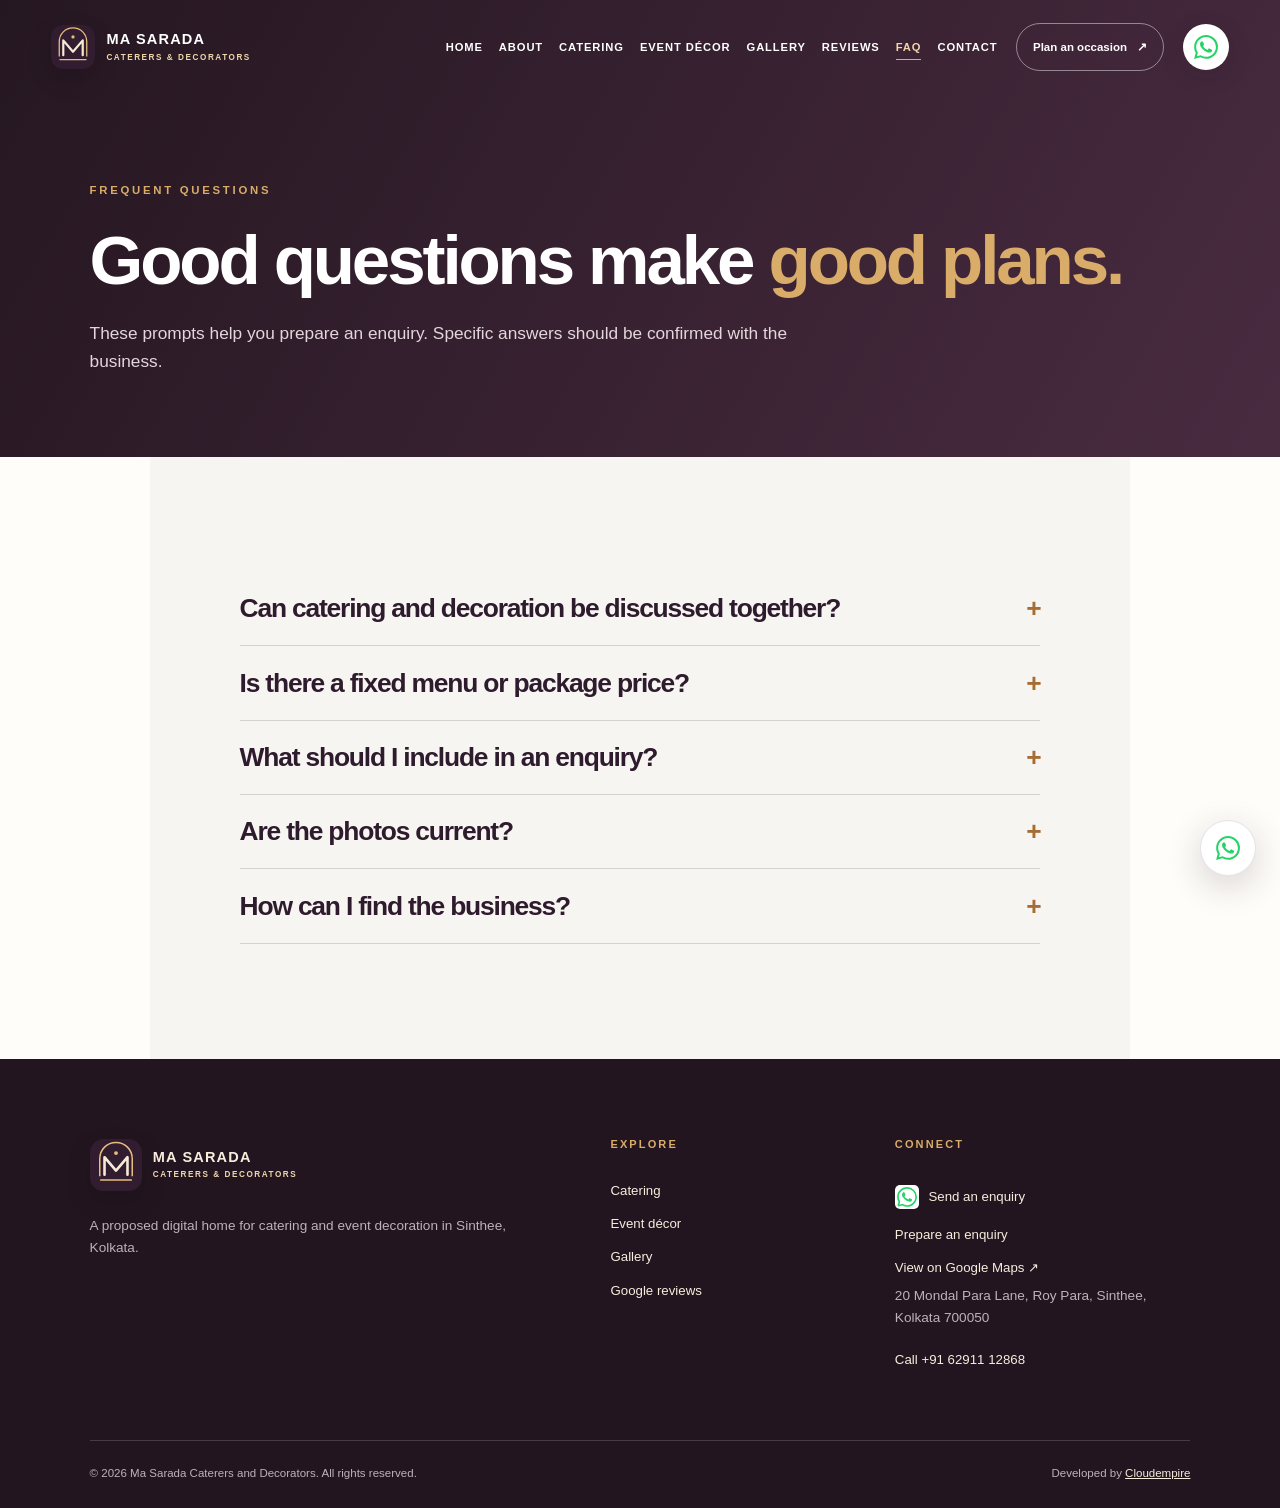
<file: faq.html>
<!DOCTYPE html>
<html lang="en"><head><meta charset="utf-8"/><meta content="width=device-width, initial-scale=1" name="viewport"/><title>FAQ | Ma Sarada Caterers and Decorators</title><meta content="Practical questions to ask Ma Sarada Caterers and Decorators about catering, event decoration and planning an occasion in Kolkata." name="description"/><link href="https://cloudempiretech.github.io/ma-sarada-caterers-decorators-kolkata/faq.html" rel="canonical"/><meta content="#311c30" name="theme-color"/><link href="favicon.svg" rel="icon" type="image/svg+xml"/><link href="styles.css" rel="stylesheet"/><meta content="FAQ | Ma Sarada Caterers and Decorators" property="og:title"/><meta content="Practical questions to ask Ma Sarada Caterers and Decorators about catering, event decoration and planning an occasion in Kolkata." property="og:description"/><meta content="https://cloudempiretech.github.io/ma-sarada-caterers-decorators-kolkata/faq.html" property="og:url"/><meta content="website" property="og:type"/><script type="application/ld+json">{"@context": "https://schema.org", "@type": "LocalBusiness", "name": "Ma Sarada Caterers and Decorators", "url": "https://cloudempiretech.github.io/ma-sarada-caterers-decorators-kolkata/", "description": "Catering and event decoration business listed in Sinthee, Kolkata.", "address": {"@type": "PostalAddress", "streetAddress": "20 Mondal Para Lane, Roy Para, Sinthee", "addressLocality": "Kolkata", "addressRegion": "West Bengal", "postalCode": "700050", "addressCountry": "IN"}, "hasMap": "https://www.google.com/maps/place/MA+SARADA+CATERERS+AND+DECORATORS/@22.62875,88.3886978,17z/data=!4m6!3m5!1s0x39f89deec45384e9:0x9afb1048fc7a527e!8m2!3d22.62875!4d88.3886978!16s%2Fg%2F11fxdtw3sg", "image": ["https://cloudempiretech.github.io/ma-sarada-caterers-decorators-kolkata/real-buffet.webp", "https://cloudempiretech.github.io/ma-sarada-caterers-decorators-kolkata/real-event.webp"], "telephone": "+916291112868"}</script></head><body><a class="skip-link" href="#main">Skip to content</a><div aria-hidden="true" class="intro-veil"></div><header class="site-header"><a aria-label="Ma Sarada home" class="brand" href="index.html"><img alt="" height="44" src="logo.svg" width="44"/><span>MA SARADA<small>CATERERS &amp; DECORATORS</small></span></a><nav aria-label="Main navigation" id="site-nav"><a class="" href="index.html">Home</a><a class="" href="about.html">About</a><a class="" href="catering.html">Catering</a><a class="" href="decor.html">Event décor</a><a class="" href="gallery.html">Gallery</a><a class="" href="reviews.html">Reviews</a><a aria-current="page" class="active" href="faq.html">FAQ</a><a class="" href="contact.html">Contact</a></nav><a class="header-action" href="contact.html">Plan an occasion <span aria-hidden="true">↗</span></a><a aria-label="Message Ma Sarada on WhatsApp" class="channel-icon header-whatsapp" href="https://wa.me/916291112868" rel="noopener noreferrer" target="_blank" title="Message Ma Sarada on WhatsApp"><img alt="" class="whatsapp-mark" height="24" src="whatsapp.svg" width="24"/></a><button aria-controls="site-nav" aria-expanded="false" aria-label="Open menu" class="menu-toggle" type="button"><span></span><span></span><span></span></button></header><main id="main">
<section class="page-hero compact"><div><span class="eyebrow">FREQUENT QUESTIONS</span><h1>Good questions make <em>good plans.</em></h1><p>These prompts help you prepare an enquiry. Specific answers should be confirmed with the business.</p></div></section>
<section class="section cream faq-list"><details class="reveal"><summary>Can catering and decoration be discussed together?</summary><p>The business is listed for both. Ask how the two services can be planned for your occasion and what is currently available.</p></details><details class="reveal"><summary>Is there a fixed menu or package price?</summary><p>No current menu or pricing could be verified for this concept. Request an up-to-date proposal directly from the business.</p></details><details class="reveal"><summary>What should I include in an enquiry?</summary><p>Share your event type, date, venue, approximate guest count and any food or décor ideas. Keep personal information to what is needed for a reply.</p></details><details class="reveal"><summary>Are the photos current?</summary><p>The gallery photos document earlier event displays. They should not be treated as proof of current dishes, personnel, availability or setup options.</p></details><details class="reveal"><summary>How can I find the business?</summary><p>The matching public listings place it at 20 Mondal Para Lane, Roy Para, Sinthee, Kolkata 700050. Use the linked Google Maps profile for directions and current listing information.</p></details></section></main><footer class="footer"><div class="footer-main"><div><a class="brand footer-brand" href="index.html"><img alt="" height="52" src="logo.svg" width="52"/><span>MA SARADA<small>CATERERS &amp; DECORATORS</small></span></a><p>A proposed digital home for catering and event decoration in Sinthee, Kolkata.</p></div><div><h2>Explore</h2><a href="catering.html">Catering</a><a href="decor.html">Event décor</a><a href="gallery.html">Gallery</a><a href="reviews.html">Google reviews</a></div><div><h2>Connect</h2><a aria-label="Send an enquiry on WhatsApp" class="footer-whatsapp" href="https://wa.me/916291112868?text=Hello%20Ma%20Sarada%2C%20I%20would%20like%20to%20discuss%20an%20event." rel="noopener noreferrer" target="_blank" title="Message Ma Sarada on WhatsApp"><img alt="" class="whatsapp-mark" height="24" src="whatsapp.svg" width="24"/><span>Send an enquiry</span></a><a href="contact.html">Prepare an enquiry</a><a aria-label="View Ma Sarada Caterers and Decorators on Google Maps" href="https://www.google.com/maps/place/MA+SARADA+CATERERS+AND+DECORATORS/@22.62875,88.3886978,17z/data=!4m6!3m5!1s0x39f89deec45384e9:0x9afb1048fc7a527e!8m2!3d22.62875!4d88.3886978!16s%2Fg%2F11fxdtw3sg" rel="noopener noreferrer" target="_blank">View on Google Maps ↗</a><p>20 Mondal Para Lane, Roy Para, Sinthee, Kolkata 700050</p><a class="phone-link" href="tel:+916291112868">Call +91 62911 12868</a></div></div><div class="footer-bottom"><span>© 2026 Ma Sarada Caterers and Decorators. All rights reserved.</span><span>Developed by <a href="https://cloudempire.tech/" rel="noopener noreferrer" target="_blank">Cloudempire</a></span></div></footer><script defer="" src="script.js"></script><a aria-label="Message Ma Sarada on WhatsApp" class="channel-icon whatsapp-float" href="https://wa.me/916291112868?text=Hello%20Ma%20Sarada%2C%20I%20would%20like%20to%20enquire." rel="noopener noreferrer" target="_blank" title="Message Ma Sarada on WhatsApp"><img alt="" class="whatsapp-mark" height="24" src="whatsapp.svg" width="24"/></a></body></html>
</file>
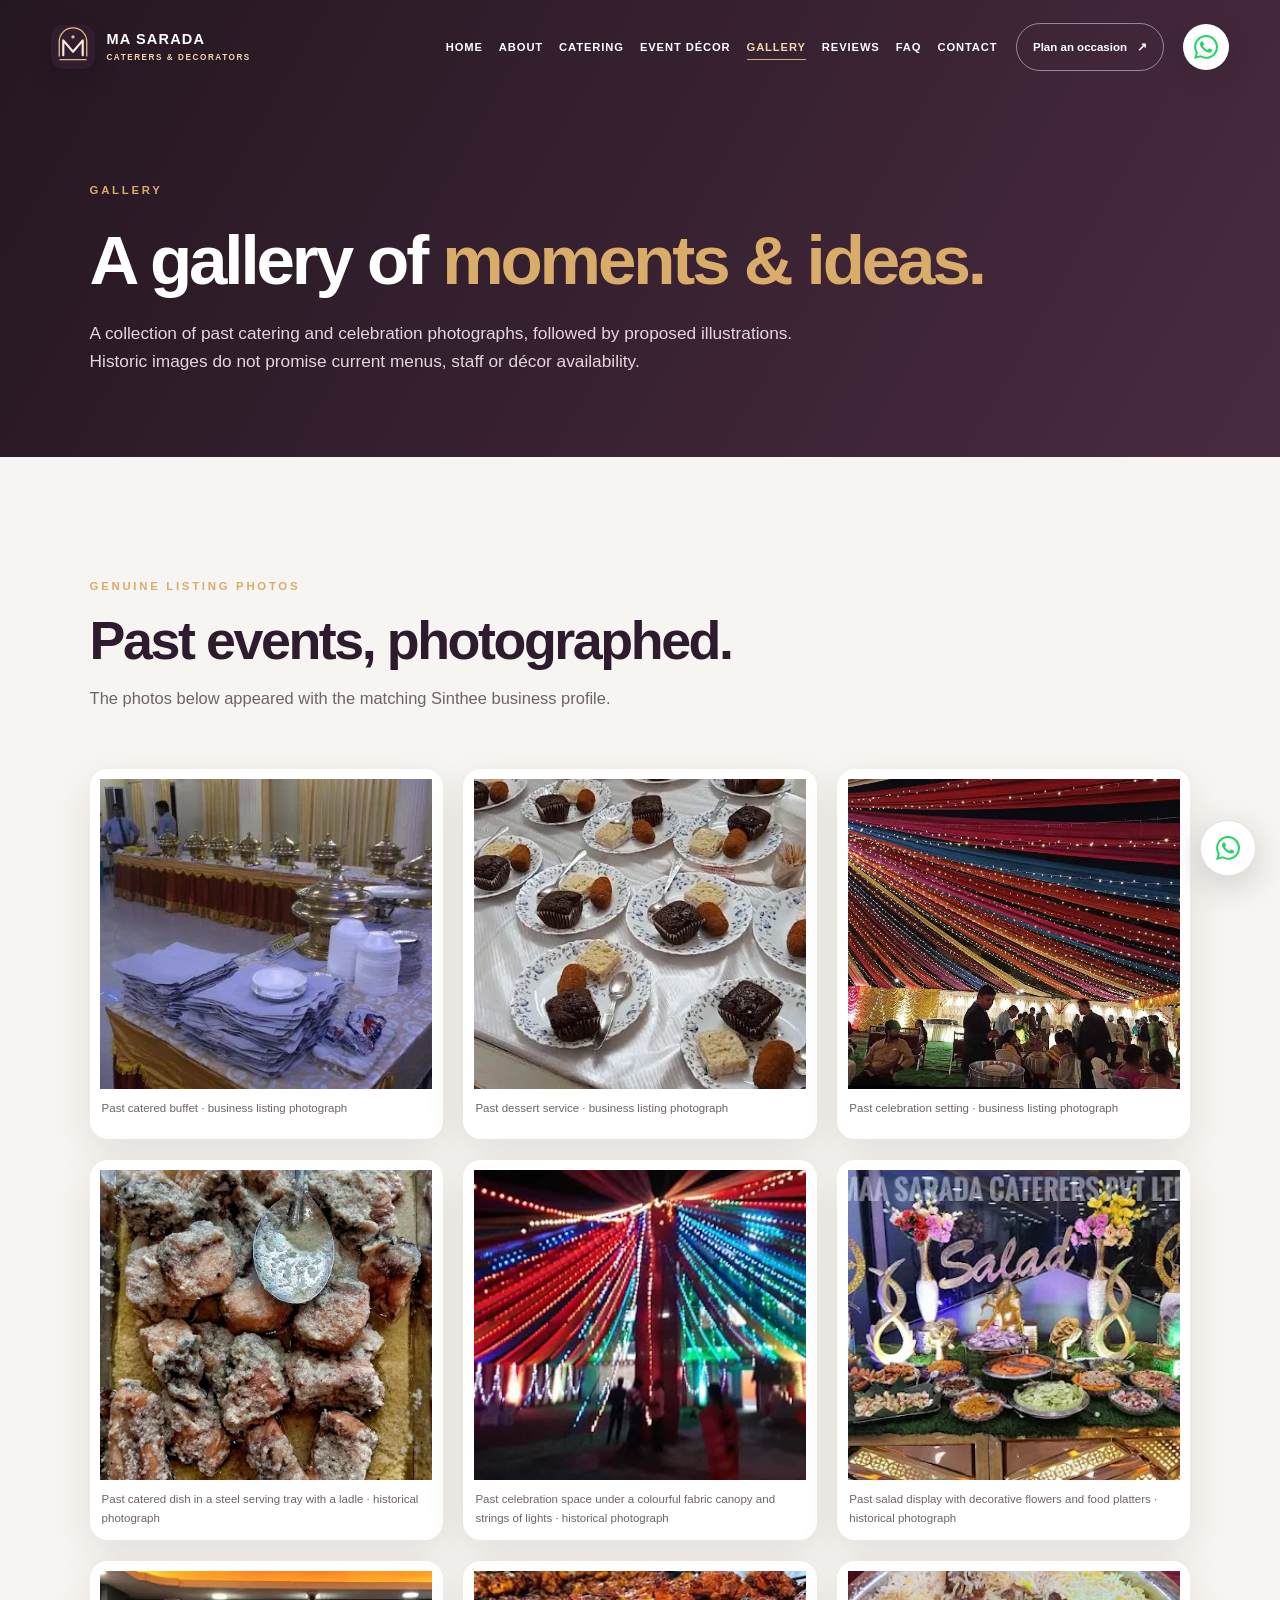
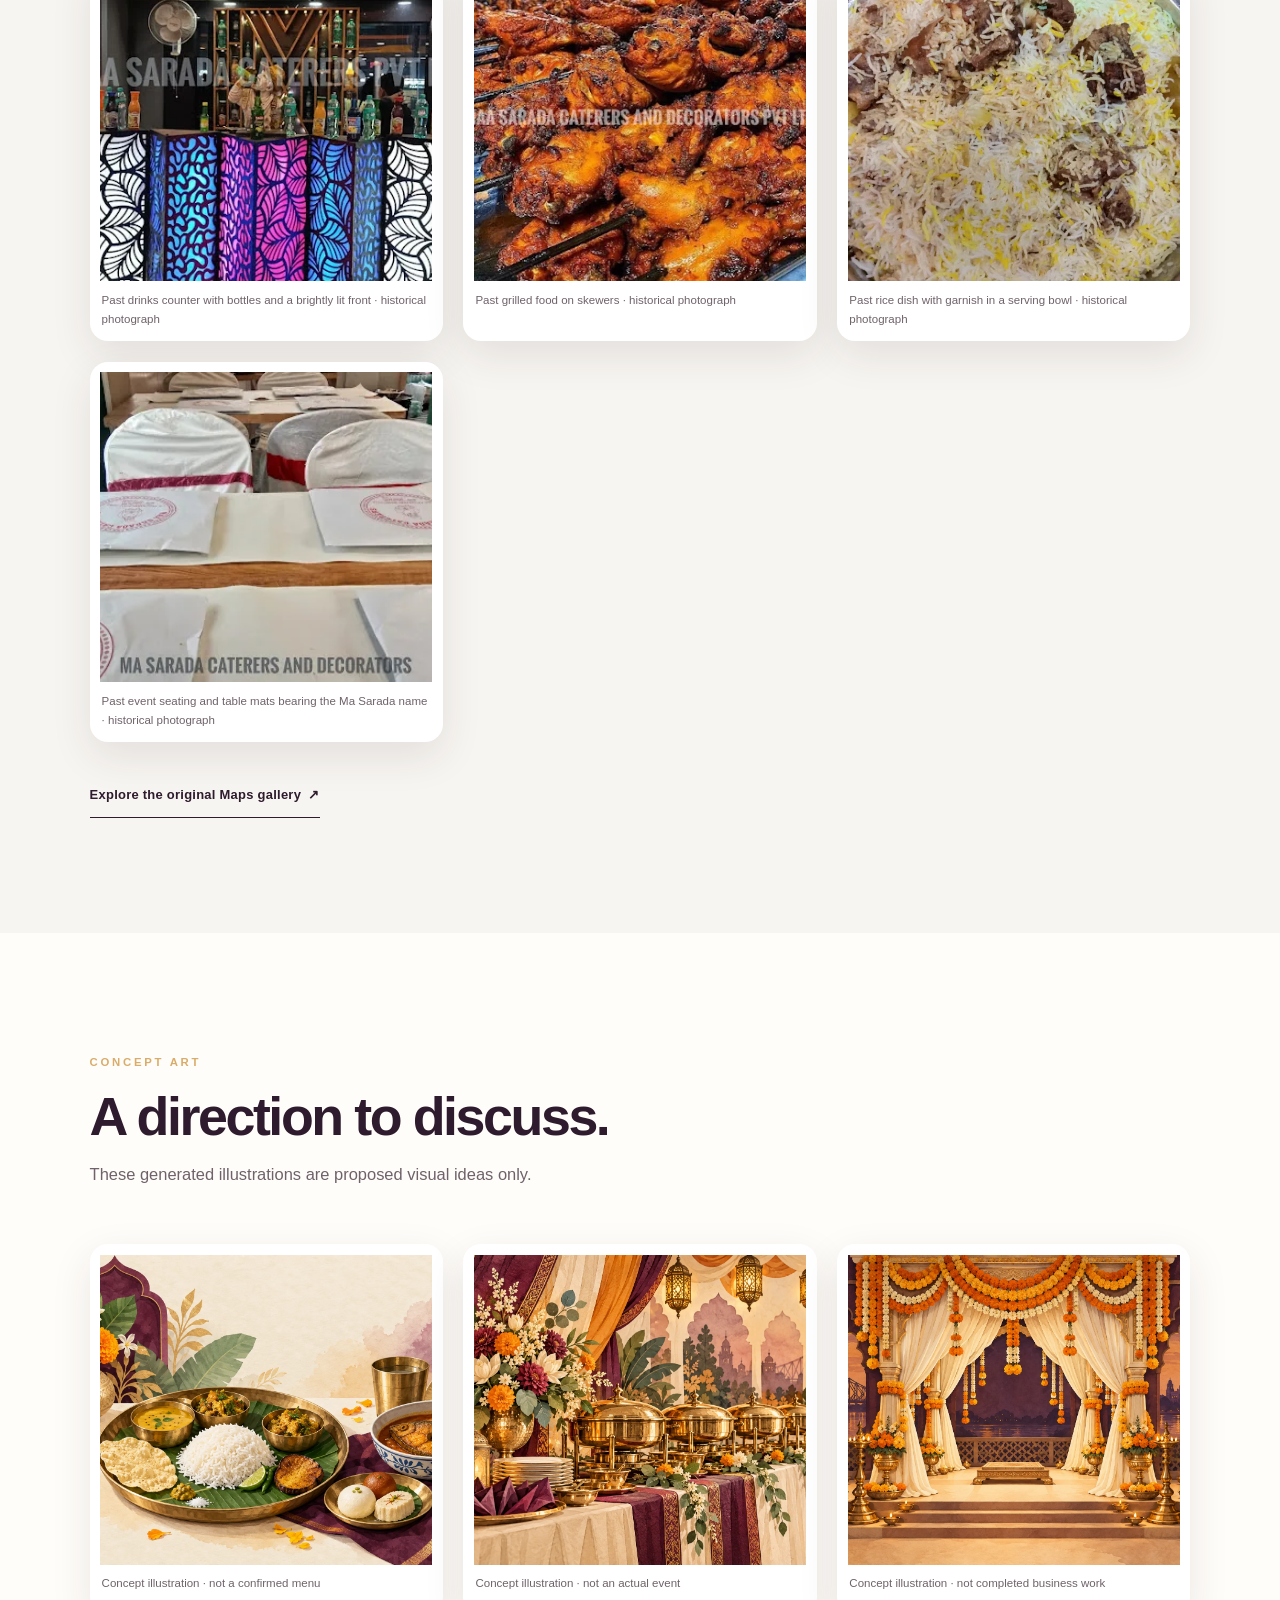
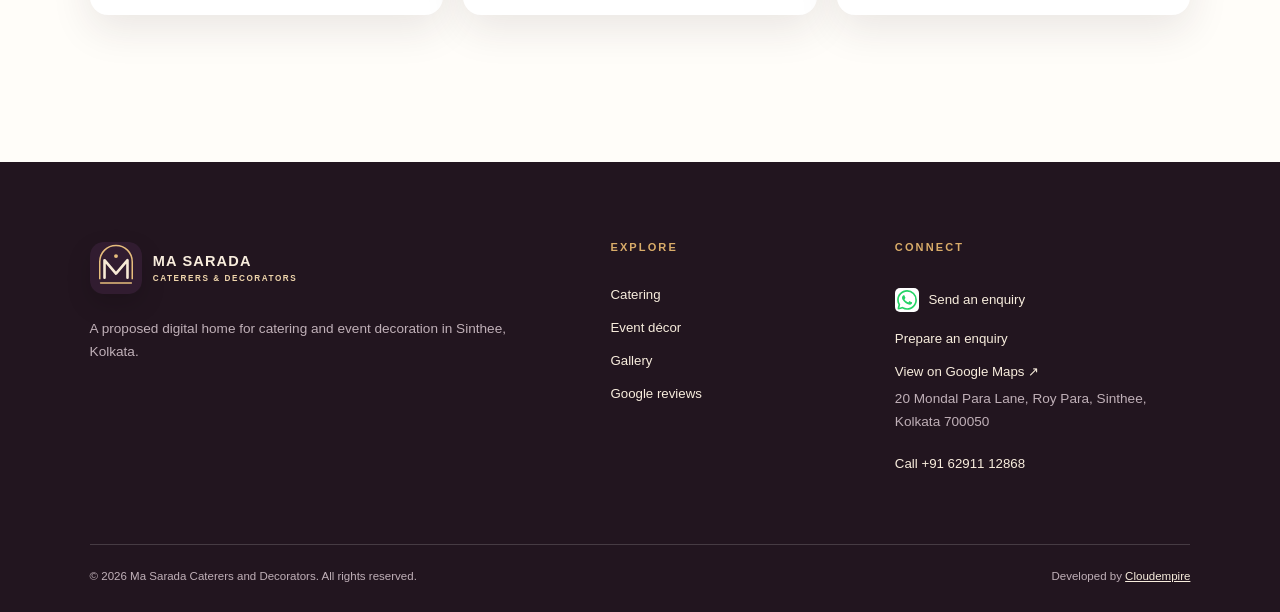
<file: gallery.html>
<!DOCTYPE html>
<html lang="en"><head><meta charset="utf-8"/><meta content="width=device-width, initial-scale=1" name="viewport"/><title>Gallery | Ma Sarada Caterers and Decorators</title><meta content="View verified past listing photos and clearly labeled concept illustrations for Ma Sarada Caterers and Decorators in Kolkata." name="description"/><link href="https://cloudempiretech.github.io/ma-sarada-caterers-decorators-kolkata/gallery.html" rel="canonical"/><meta content="#311c30" name="theme-color"/><link href="favicon.svg" rel="icon" type="image/svg+xml"/><link href="styles.css" rel="stylesheet"/><meta content="Gallery | Ma Sarada Caterers and Decorators" property="og:title"/><meta content="View verified past listing photos and clearly labeled concept illustrations for Ma Sarada Caterers and Decorators in Kolkata." property="og:description"/><meta content="https://cloudempiretech.github.io/ma-sarada-caterers-decorators-kolkata/gallery.html" property="og:url"/><meta content="website" property="og:type"/><script type="application/ld+json">{"@context": "https://schema.org", "@type": "LocalBusiness", "name": "Ma Sarada Caterers and Decorators", "url": "https://cloudempiretech.github.io/ma-sarada-caterers-decorators-kolkata/", "description": "Catering and event decoration business listed in Sinthee, Kolkata.", "address": {"@type": "PostalAddress", "streetAddress": "20 Mondal Para Lane, Roy Para, Sinthee", "addressLocality": "Kolkata", "addressRegion": "West Bengal", "postalCode": "700050", "addressCountry": "IN"}, "hasMap": "https://www.google.com/maps/place/MA+SARADA+CATERERS+AND+DECORATORS/@22.62875,88.3886978,17z/data=!4m6!3m5!1s0x39f89deec45384e9:0x9afb1048fc7a527e!8m2!3d22.62875!4d88.3886978!16s%2Fg%2F11fxdtw3sg", "image": ["https://cloudempiretech.github.io/ma-sarada-caterers-decorators-kolkata/real-buffet.webp", "https://cloudempiretech.github.io/ma-sarada-caterers-decorators-kolkata/real-event.webp"], "telephone": "+916291112868"}</script></head><body><a class="skip-link" href="#main">Skip to content</a><div aria-hidden="true" class="intro-veil"></div><header class="site-header"><a aria-label="Ma Sarada home" class="brand" href="index.html"><img alt="" height="44" src="logo.svg" width="44"/><span>MA SARADA<small>CATERERS &amp; DECORATORS</small></span></a><nav aria-label="Main navigation" id="site-nav"><a class="" href="index.html">Home</a><a class="" href="about.html">About</a><a class="" href="catering.html">Catering</a><a class="" href="decor.html">Event décor</a><a aria-current="page" class="active" href="gallery.html">Gallery</a><a class="" href="reviews.html">Reviews</a><a class="" href="faq.html">FAQ</a><a class="" href="contact.html">Contact</a></nav><a class="header-action" href="contact.html">Plan an occasion <span aria-hidden="true">↗</span></a><a aria-label="Message Ma Sarada on WhatsApp" class="channel-icon header-whatsapp" href="https://wa.me/916291112868" rel="noopener noreferrer" target="_blank" title="Message Ma Sarada on WhatsApp"><img alt="" class="whatsapp-mark" height="24" src="whatsapp.svg" width="24"/></a><button aria-controls="site-nav" aria-expanded="false" aria-label="Open menu" class="menu-toggle" type="button"><span></span><span></span><span></span></button></header><main id="main">
<section class="page-hero compact"><div><span class="eyebrow">GALLERY</span><h1>A gallery of <em>moments &amp; ideas.</em></h1><p>A collection of past catering and celebration photographs, followed by proposed illustrations. Historic images do not promise current menus, staff or décor availability.</p></div></section>
<section class="section cream"><div class="section-head reveal"><span class="eyebrow">GENUINE LISTING PHOTOS</span><h2>Past events, photographed.</h2><p>The photos below appeared with the matching Sinthee business profile.</p></div><div class="gallery-grid"><figure class="gallery-item reveal"><img alt="Past catered buffet with covered service dishes and laid plates" class="" decoding="async" height="375" loading="lazy" src="real-buffet.webp" width="503"/><figcaption>Past catered buffet · business listing photograph</figcaption></figure><figure class="gallery-item reveal"><img alt="Plated desserts at a past catered event" class="" decoding="async" height="415" loading="lazy" src="real-dessert.webp" width="739"/><figcaption>Past dessert service · business listing photograph</figcaption></figure><figure class="gallery-item reveal"><img alt="Past colourful event canopy above a seated gathering" class="" decoding="async" height="526" loading="lazy" src="real-event.webp" width="720"/><figcaption>Past celebration setting · business listing photograph</figcaption></figure><figure class="gallery-item reveal"><img alt="Past catered dish in a steel serving tray with a ladle" decoding="async" loading="lazy" width="419" height="677" src="google-photo-3.webp"/><figcaption>Past catered dish in a steel serving tray with a ladle · historical photograph</figcaption></figure><figure class="gallery-item reveal"><img alt="Past celebration space under a colourful fabric canopy and strings of lights" decoding="async" loading="lazy" width="516" height="290" src="google-photo-4.webp"/><figcaption>Past celebration space under a colourful fabric canopy and strings of lights · historical photograph</figcaption></figure><figure class="gallery-item reveal"><img alt="Past salad display with decorative flowers and food platters" decoding="async" loading="lazy" width="381" height="290" src="google-photo-5.webp"/><figcaption>Past salad display with decorative flowers and food platters · historical photograph</figcaption></figure><figure class="gallery-item reveal"><img alt="Past drinks counter with bottles and a brightly lit front" decoding="async" loading="lazy" width="468" height="338" src="google-photo-6.webp"/><figcaption>Past drinks counter with bottles and a brightly lit front · historical photograph</figcaption></figure><figure class="gallery-item reveal"><img alt="Past grilled food on skewers" decoding="async" loading="lazy" width="423" height="338" src="google-photo-7.webp"/><figcaption>Past grilled food on skewers · historical photograph</figcaption></figure><figure class="gallery-item reveal"><img alt="Past rice dish with garnish in a serving bowl" decoding="async" loading="lazy" width="580" height="677" src="google-photo-9.webp"/><figcaption>Past rice dish with garnish in a serving bowl · historical photograph</figcaption></figure><figure class="gallery-item reveal"><img alt="Past event seating and table mats bearing the Ma Sarada name" decoding="async" loading="lazy" width="498" height="290" src="google-photo-10.webp"/><figcaption>Past event seating and table mats bearing the Ma Sarada name · historical photograph</figcaption></figure></div><a class="arrow-link" href="https://www.google.com/maps/place/MA+SARADA+CATERERS+AND+DECORATORS/@22.62875,88.3886978,17z/data=!4m6!3m5!1s0x39f89deec45384e9:0x9afb1048fc7a527e!8m2!3d22.62875!4d88.3886978!16s%2Fg%2F11fxdtw3sg" rel="noopener noreferrer" target="_blank">Explore the original Maps gallery <span aria-hidden="true">↗</span></a></section>
<section class="section"><div class="section-head reveal"><span class="eyebrow">CONCEPT ART</span><h2>A direction to discuss.</h2><p>These generated illustrations are proposed visual ideas only.</p></div><div class="gallery-grid"><figure class="gallery-item reveal"><img alt="Illustration of a Bengali celebration plate with rice, curry and sweets" class="" decoding="async" height="1024" loading="lazy" src="illustration-food.webp" width="1536"/><figcaption>Concept illustration · not a confirmed menu</figcaption></figure><figure class="gallery-item reveal"><img alt="Illustration of a festive buffet and floral setting" class="" decoding="async" height="1024" loading="lazy" src="illustration-buffet.webp" width="1536"/><figcaption>Concept illustration · not an actual event</figcaption></figure><figure class="gallery-item reveal"><img alt="Illustration of an empty marigold and drapery mandap" class="" decoding="async" height="1024" loading="lazy" src="illustration-mandap.webp" width="1536"/><figcaption>Concept illustration · not completed business work</figcaption></figure></div></section></main><footer class="footer"><div class="footer-main"><div><a class="brand footer-brand" href="index.html"><img alt="" height="52" src="logo.svg" width="52"/><span>MA SARADA<small>CATERERS &amp; DECORATORS</small></span></a><p>A proposed digital home for catering and event decoration in Sinthee, Kolkata.</p></div><div><h2>Explore</h2><a href="catering.html">Catering</a><a href="decor.html">Event décor</a><a href="gallery.html">Gallery</a><a href="reviews.html">Google reviews</a></div><div><h2>Connect</h2><a aria-label="Send an enquiry on WhatsApp" class="footer-whatsapp" href="https://wa.me/916291112868?text=Hello%20Ma%20Sarada%2C%20I%20would%20like%20to%20discuss%20an%20event." rel="noopener noreferrer" target="_blank" title="Message Ma Sarada on WhatsApp"><img alt="" class="whatsapp-mark" height="24" src="whatsapp.svg" width="24"/><span>Send an enquiry</span></a><a href="contact.html">Prepare an enquiry</a><a aria-label="View Ma Sarada Caterers and Decorators on Google Maps" href="https://www.google.com/maps/place/MA+SARADA+CATERERS+AND+DECORATORS/@22.62875,88.3886978,17z/data=!4m6!3m5!1s0x39f89deec45384e9:0x9afb1048fc7a527e!8m2!3d22.62875!4d88.3886978!16s%2Fg%2F11fxdtw3sg" rel="noopener noreferrer" target="_blank">View on Google Maps ↗</a><p>20 Mondal Para Lane, Roy Para, Sinthee, Kolkata 700050</p><a class="phone-link" href="tel:+916291112868">Call +91 62911 12868</a></div></div><div class="footer-bottom"><span>© 2026 Ma Sarada Caterers and Decorators. All rights reserved.</span><span>Developed by <a href="https://cloudempire.tech/" rel="noopener noreferrer" target="_blank">Cloudempire</a></span></div></footer><script defer="" src="script.js"></script><a aria-label="Message Ma Sarada on WhatsApp" class="channel-icon whatsapp-float" href="https://wa.me/916291112868?text=Hello%20Ma%20Sarada%2C%20I%20would%20like%20to%20enquire." rel="noopener noreferrer" target="_blank" title="Message Ma Sarada on WhatsApp"><img alt="" class="whatsapp-mark" height="24" src="whatsapp.svg" width="24"/></a></body></html>
</file>
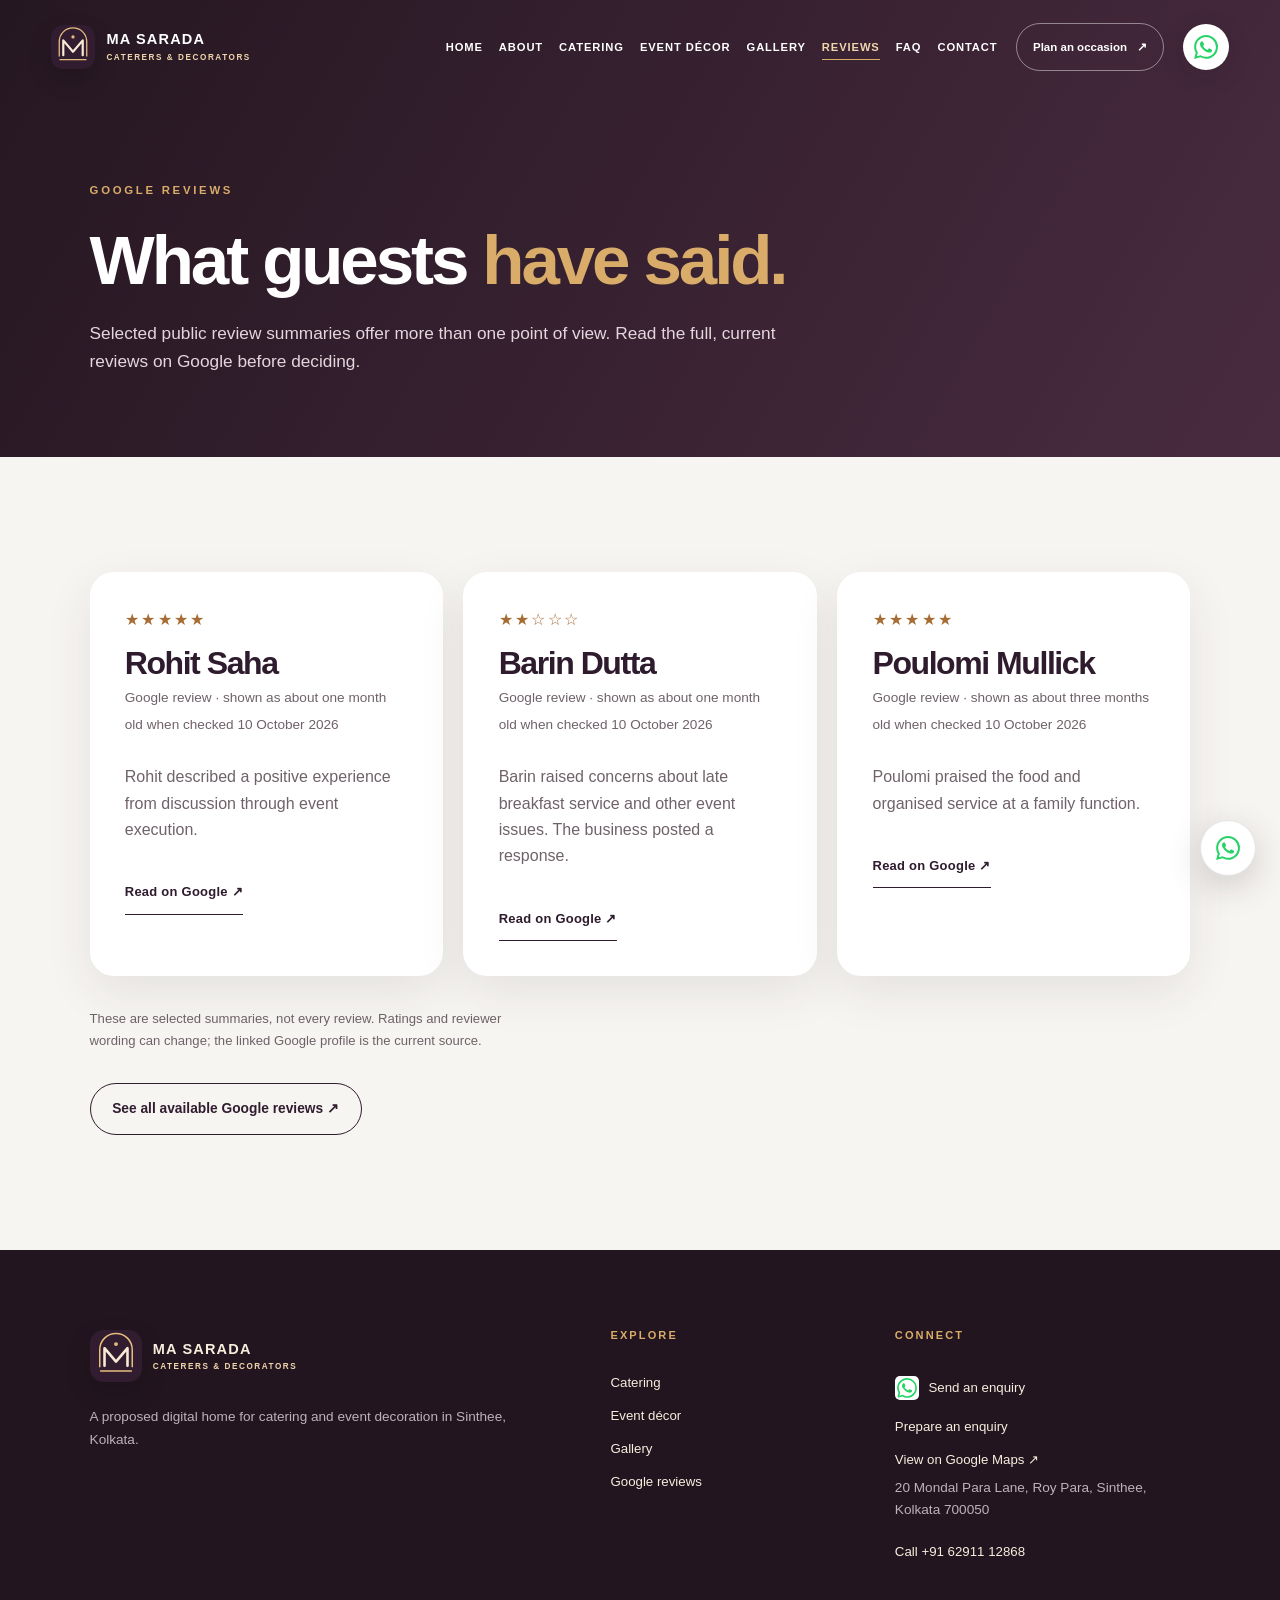
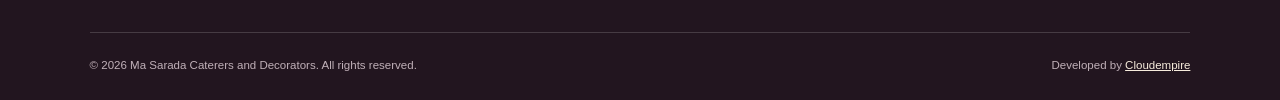
<file: reviews.html>
<!DOCTYPE html>
<html lang="en"><head><meta charset="utf-8"/><meta content="width=device-width, initial-scale=1" name="viewport"/><title>Google Reviews | Ma Sarada Caterers and Decorators</title><meta content="Read selected attributed Google review summaries for Ma Sarada Caterers and Decorators and follow the source for all current reviews." name="description"/><link href="https://cloudempiretech.github.io/ma-sarada-caterers-decorators-kolkata/reviews.html" rel="canonical"/><meta content="#311c30" name="theme-color"/><link href="favicon.svg" rel="icon" type="image/svg+xml"/><link href="styles.css" rel="stylesheet"/><meta content="Google Reviews | Ma Sarada Caterers and Decorators" property="og:title"/><meta content="Read selected attributed Google review summaries for Ma Sarada Caterers and Decorators and follow the source for all current reviews." property="og:description"/><meta content="https://cloudempiretech.github.io/ma-sarada-caterers-decorators-kolkata/reviews.html" property="og:url"/><meta content="website" property="og:type"/><script type="application/ld+json">{"@context": "https://schema.org", "@type": "LocalBusiness", "name": "Ma Sarada Caterers and Decorators", "url": "https://cloudempiretech.github.io/ma-sarada-caterers-decorators-kolkata/", "description": "Catering and event decoration business listed in Sinthee, Kolkata.", "address": {"@type": "PostalAddress", "streetAddress": "20 Mondal Para Lane, Roy Para, Sinthee", "addressLocality": "Kolkata", "addressRegion": "West Bengal", "postalCode": "700050", "addressCountry": "IN"}, "hasMap": "https://www.google.com/maps/place/MA+SARADA+CATERERS+AND+DECORATORS/@22.62875,88.3886978,17z/data=!4m6!3m5!1s0x39f89deec45384e9:0x9afb1048fc7a527e!8m2!3d22.62875!4d88.3886978!16s%2Fg%2F11fxdtw3sg", "image": ["https://cloudempiretech.github.io/ma-sarada-caterers-decorators-kolkata/real-buffet.webp", "https://cloudempiretech.github.io/ma-sarada-caterers-decorators-kolkata/real-event.webp"], "telephone": "+916291112868"}</script></head><body><a class="skip-link" href="#main">Skip to content</a><div aria-hidden="true" class="intro-veil"></div><header class="site-header"><a aria-label="Ma Sarada home" class="brand" href="index.html"><img alt="" height="44" src="logo.svg" width="44"/><span>MA SARADA<small>CATERERS &amp; DECORATORS</small></span></a><nav aria-label="Main navigation" id="site-nav"><a class="" href="index.html">Home</a><a class="" href="about.html">About</a><a class="" href="catering.html">Catering</a><a class="" href="decor.html">Event décor</a><a class="" href="gallery.html">Gallery</a><a aria-current="page" class="active" href="reviews.html">Reviews</a><a class="" href="faq.html">FAQ</a><a class="" href="contact.html">Contact</a></nav><a class="header-action" href="contact.html">Plan an occasion <span aria-hidden="true">↗</span></a><a aria-label="Message Ma Sarada on WhatsApp" class="channel-icon header-whatsapp" href="https://wa.me/916291112868" rel="noopener noreferrer" target="_blank" title="Message Ma Sarada on WhatsApp"><img alt="" class="whatsapp-mark" height="24" src="whatsapp.svg" width="24"/></a><button aria-controls="site-nav" aria-expanded="false" aria-label="Open menu" class="menu-toggle" type="button"><span></span><span></span><span></span></button></header><main id="main">
<section class="page-hero compact"><div><span class="eyebrow">GOOGLE REVIEWS</span><h1>What guests <em>have said.</em></h1><p>Selected public review summaries offer more than one point of view. Read the full, current reviews on Google before deciding.</p></div></section>
<section class="section cream"><div class="review-grid"><article class="review-card reveal"><div aria-label="5 out of 5 stars" class="rating">★★★★★</div><h2>Rohit Saha</h2><span>Google review · shown as about one month old when checked 10 October 2026</span><p>Rohit described a positive experience from discussion through event execution.</p><a class="arrow-link" href="https://www.google.com/maps/place/MA+SARADA+CATERERS+AND+DECORATORS/@22.62875,88.3886978,17z/data=!4m6!3m5!1s0x39f89deec45384e9:0x9afb1048fc7a527e!8m2!3d22.62875!4d88.3886978!16s%2Fg%2F11fxdtw3sg" rel="noopener noreferrer" target="_blank">Read on Google ↗</a></article><article class="review-card reveal"><div aria-label="2 out of 5 stars" class="rating">★★☆☆☆</div><h2>Barin Dutta</h2><span>Google review · shown as about one month old when checked 10 October 2026</span><p>Barin raised concerns about late breakfast service and other event issues. The business posted a response.</p><a class="arrow-link" href="https://www.google.com/maps/place/MA+SARADA+CATERERS+AND+DECORATORS/@22.62875,88.3886978,17z/data=!4m6!3m5!1s0x39f89deec45384e9:0x9afb1048fc7a527e!8m2!3d22.62875!4d88.3886978!16s%2Fg%2F11fxdtw3sg" rel="noopener noreferrer" target="_blank">Read on Google ↗</a></article><article class="review-card reveal"><div aria-label="5 out of 5 stars" class="rating">★★★★★</div><h2>Poulomi Mullick</h2><span>Google review · shown as about three months old when checked 10 October 2026</span><p>Poulomi praised the food and organised service at a family function.</p><a class="arrow-link" href="https://www.google.com/maps/place/MA+SARADA+CATERERS+AND+DECORATORS/@22.62875,88.3886978,17z/data=!4m6!3m5!1s0x39f89deec45384e9:0x9afb1048fc7a527e!8m2!3d22.62875!4d88.3886978!16s%2Fg%2F11fxdtw3sg" rel="noopener noreferrer" target="_blank">Read on Google ↗</a></article></div><p class="fine-print">These are selected summaries, not every review. Ratings and reviewer wording can change; the linked Google profile is the current source.</p><a class="button button-outline" href="https://www.google.com/maps/place/MA+SARADA+CATERERS+AND+DECORATORS/@22.62875,88.3886978,17z/data=!4m6!3m5!1s0x39f89deec45384e9:0x9afb1048fc7a527e!8m2!3d22.62875!4d88.3886978!16s%2Fg%2F11fxdtw3sg" rel="noopener noreferrer" target="_blank">See all available Google reviews ↗</a></section></main><footer class="footer"><div class="footer-main"><div><a class="brand footer-brand" href="index.html"><img alt="" height="52" src="logo.svg" width="52"/><span>MA SARADA<small>CATERERS &amp; DECORATORS</small></span></a><p>A proposed digital home for catering and event decoration in Sinthee, Kolkata.</p></div><div><h2>Explore</h2><a href="catering.html">Catering</a><a href="decor.html">Event décor</a><a href="gallery.html">Gallery</a><a href="reviews.html">Google reviews</a></div><div><h2>Connect</h2><a aria-label="Send an enquiry on WhatsApp" class="footer-whatsapp" href="https://wa.me/916291112868?text=Hello%20Ma%20Sarada%2C%20I%20would%20like%20to%20discuss%20an%20event." rel="noopener noreferrer" target="_blank" title="Message Ma Sarada on WhatsApp"><img alt="" class="whatsapp-mark" height="24" src="whatsapp.svg" width="24"/><span>Send an enquiry</span></a><a href="contact.html">Prepare an enquiry</a><a aria-label="View Ma Sarada Caterers and Decorators on Google Maps" href="https://www.google.com/maps/place/MA+SARADA+CATERERS+AND+DECORATORS/@22.62875,88.3886978,17z/data=!4m6!3m5!1s0x39f89deec45384e9:0x9afb1048fc7a527e!8m2!3d22.62875!4d88.3886978!16s%2Fg%2F11fxdtw3sg" rel="noopener noreferrer" target="_blank">View on Google Maps ↗</a><p>20 Mondal Para Lane, Roy Para, Sinthee, Kolkata 700050</p><a class="phone-link" href="tel:+916291112868">Call +91 62911 12868</a></div></div><div class="footer-bottom"><span>© 2026 Ma Sarada Caterers and Decorators. All rights reserved.</span><span>Developed by <a href="https://cloudempire.tech/" rel="noopener noreferrer" target="_blank">Cloudempire</a></span></div></footer><script defer="" src="script.js"></script><a aria-label="Message Ma Sarada on WhatsApp" class="channel-icon whatsapp-float" href="https://wa.me/916291112868?text=Hello%20Ma%20Sarada%2C%20I%20would%20like%20to%20enquire." rel="noopener noreferrer" target="_blank" title="Message Ma Sarada on WhatsApp"><img alt="" class="whatsapp-mark" height="24" src="whatsapp.svg" width="24"/></a></body></html>
</file>
<file: styles.css>
:root{--ink:#2e1b2d;--aubergine:#311c30;--aubergine-2:#44263d;--gold:#d9ac69;--gold-light:#f0d6ac;--cream:#f6f0e7;--paper:#fffaf3;--sage:#78826a;--muted:#6f626a;--line:rgba(50,30,47,.16);--shadow:0 28px 70px rgba(47,28,45,.18)}
*{box-sizing:border-box}html{scroll-behavior:smooth}body{margin:0;background:var(--paper);color:var(--ink);font-family:'DM Sans',Arial,sans-serif;font-size:16px;line-height:1.65}img{max-width:100%;display:block}a{color:inherit;text-decoration:none}button,input,textarea,select{font:inherit}button{cursor:pointer}h1,h2,h3,p,figure{margin-top:0}h1,h2,h3{font-family:'Playfair Display',Georgia,serif;font-weight:500;line-height:1.07}h1{font-size:clamp(3.8rem,7.4vw,8rem);letter-spacing:-.065em}h2{font-size:clamp(2.7rem,5vw,5.7rem);letter-spacing:-.055em}h3{font-size:2.1rem;letter-spacing:-.035em}em{font-weight:500;color:var(--gold);font-style:italic}p{max-width:62ch}a:focus-visible,button:focus-visible,input:focus-visible,textarea:focus-visible,select:focus-visible,summary:focus-visible{outline:3px solid #e19935;outline-offset:4px}.skip-link{position:absolute;z-index:999;top:-70px;left:1rem;background:#fff;padding:.75rem 1rem}.skip-link:focus{top:1rem}.intro-veil{position:fixed;z-index:200;inset:0;background:var(--aubergine);transform:translateY(-110%);pointer-events:none;animation:intro .9s cubic-bezier(.76,0,.24,1) both}@keyframes intro{0%{transform:translateY(0)}100%{transform:translateY(-110%)}}
.site-header{position:absolute;z-index:50;top:0;left:0;right:0;min-height:94px;display:flex;align-items:center;gap:2rem;padding:1rem clamp(1.2rem,4vw,5.5rem);color:#fff}.brand{display:inline-flex;align-items:center;gap:.7rem;min-width:max-content;font-weight:700;letter-spacing:.12em;font-size:.91rem;line-height:1.1}.brand img{border-radius:12px;box-shadow:0 10px 25px rgba(0,0,0,.15)}.brand small{display:block;font-size:.51rem;letter-spacing:.19em;margin-top:.4rem;color:var(--gold-light)}nav{display:flex;align-items:center;gap:clamp(.55rem,1.25vw,1.6rem);margin-left:auto}nav a{position:relative;font-size:.71rem;font-weight:700;letter-spacing:.08em;text-transform:uppercase;padding:.55rem 0;white-space:nowrap;transition:color .2s}nav a:after{content:'';position:absolute;left:0;bottom:.3rem;width:0;height:1px;background:var(--gold);transition:width .25s}nav a:hover,nav a.active{color:var(--gold-light)}nav a:hover:after,nav a.active:after{width:100%}.header-action{border:1px solid rgba(255,255,255,.45);padding:.85rem 1rem;border-radius:100px;white-space:nowrap;font-size:.73rem;font-weight:700;transition:background .2s,transform .2s}.header-action span,.button span,.arrow-link span,.text-link span{margin-left:.45rem}.header-action:hover{background:rgba(255,255,255,.12);transform:translateY(-2px)}.menu-toggle{display:none;min-width:44px;min-height:44px;border:1px solid rgba(255,255,255,.45);border-radius:50%;background:transparent;color:#fff;padding:.8rem}.menu-toggle span{display:block;width:18px;height:2px;background:currentColor;margin:3px auto}
.eyebrow{display:inline-block;color:var(--gold);text-transform:uppercase;letter-spacing:.24em;font-weight:700;font-size:.71rem}.button{display:inline-flex;align-items:center;justify-content:center;gap:.6rem;min-height:50px;padding:.83rem 1.5rem;border-radius:100px;font-size:.78rem;font-weight:700;letter-spacing:.04em;border:1px solid transparent;transition:transform .28s,box-shadow .28s,background .28s}.button:hover{transform:translateY(-4px);box-shadow:0 16px 28px rgba(0,0,0,.16)}.button-gold{background:var(--gold);color:#291929}.button-gold:hover{background:#f0c98d}.button-outline{border-color:var(--aubergine);color:var(--aubergine);background:transparent}.button-outline:hover{background:var(--aubergine);color:#fff}.arrow-link,.text-link{display:inline-flex;align-items:center;min-height:44px;font-size:.81rem;font-weight:700;letter-spacing:.02em;border-bottom:1px solid currentColor;transition:gap .2s,color .2s}.arrow-link:hover,.text-link:hover{color:#a2672c;gap:.5rem}.actions{display:flex;align-items:center;gap:2rem;flex-wrap:wrap}.text-link{color:#fff}
.hero{position:relative;min-height:min(880px,100svh);display:grid;grid-template-columns:1fr 1fr;align-items:center;gap:4vw;overflow:hidden;background:radial-gradient(circle at 78% 42%,#6b3c52 0,#3e243a 30%,#251721 70%);color:#fff;padding:10rem clamp(1.2rem,7vw,9rem) 6rem}.hero:before{content:'';position:absolute;width:58vw;height:58vw;max-width:800px;max-height:800px;border:1px solid rgba(255,255,255,.09);border-radius:50%;right:-10vw;top:0;box-shadow:0 0 0 80px rgba(255,255,255,.018),0 0 0 160px rgba(255,255,255,.013)}.hero-glow{position:absolute;inset:auto 10% 0 auto;width:40vw;height:40vw;border-radius:50%;background:#dfac60;filter:blur(130px);opacity:.13}.hero-copy{position:relative;z-index:2}.hero-copy h1{margin:1.3rem 0 1.5rem;max-width:850px;animation:rise .8s .22s both}.hero-copy>p{max-width:510px;color:#eee0dd;font-size:1.1rem;animation:rise .8s .36s both}.hero-copy .actions{margin-top:2rem;animation:rise .8s .5s both}.hero-note{font-size:.69rem;letter-spacing:.07em;color:#bcaeb7;margin-top:4rem;max-width:470px}.hero-stage{position:relative;z-index:1;min-height:530px;perspective:1100px;display:grid;place-items:center;animation:rise .9s .35s both}.stage-orbit{position:absolute;width:84%;aspect-ratio:1;border:1px solid rgba(239,210,165,.4);border-radius:48% 52% 46% 54%;transform:rotate(16deg);box-shadow:0 0 90px rgba(232,179,105,.12),inset 0 0 90px rgba(232,179,105,.08)}.stage-orbit:before{content:'';position:absolute;inset:12%;border:1px solid rgba(239,210,165,.22);border-radius:50%}.hero-photo{position:relative;width:min(82%,540px);margin:0;transform:rotate(-5deg) rotateY(-10deg);border:14px solid #efe3cf;border-radius:8px;box-shadow:24px 40px 70px rgba(0,0,0,.42),-16px -12px 35px rgba(248,222,177,.09);transition:transform .55s}.hero-photo:hover{transform:rotate(-1deg) rotateY(0) translateY(-8px)}.hero-photo img{width:100%;aspect-ratio:4/3;object-fit:cover}.hero-photo figcaption{background:#efe3cf;color:#665047;font-size:.66rem;padding:.5rem 0 0}.stage-seal{position:absolute;top:8%;right:1%;display:grid;place-items:center;width:110px;height:110px;border:1px solid var(--gold);border-radius:50%;background:rgba(38,23,33,.79);color:var(--gold-light);font-family:Georgia,serif;font-size:2.2rem;letter-spacing:-.12em;box-shadow:0 20px 45px rgba(0,0,0,.35);transform:rotate(10deg)}.stage-seal span{font-size:1.2rem;letter-spacing:0;margin:-1rem 0}.stage-caption{position:absolute;left:-3%;bottom:4%;writing-mode:vertical-rl;transform:rotate(180deg);color:var(--gold-light);font-size:.68rem;letter-spacing:.24em;line-height:1.8}@keyframes rise{from{opacity:0;transform:translateY(35px)}to{opacity:1;transform:translateY(0)}}
.marquee{overflow:hidden;background:var(--gold);color:var(--aubergine);padding:.85rem 0;font-size:.69rem;font-weight:700;letter-spacing:.28em;white-space:nowrap}.marquee div{width:max-content;animation:marquee 28s linear infinite}.marquee span{padding:0 2.5rem}@keyframes marquee{to{transform:translateX(-45%)}}
.section{padding:clamp(5rem,9vw,10rem) clamp(1.2rem,7vw,9rem);position:relative;overflow:hidden}.section.cream,.cream{background:var(--cream)}.section-head{max-width:890px;margin-bottom:3.5rem}.section-head h2{margin:.8rem 0 1rem}.section-head p{color:var(--muted);font-size:1.03rem}.service-grid{display:grid;grid-template-columns:1fr 1fr;gap:1.8rem}.service-card{background:var(--paper);border-radius:10px;overflow:hidden;box-shadow:var(--shadow);transform-style:preserve-3d;transition:transform .4s,box-shadow .4s}.service-card:hover{transform:perspective(900px) rotateX(2deg) rotateY(-2deg) translateY(-9px);box-shadow:0 36px 80px rgba(47,28,45,.24)}.service-media{overflow:hidden;max-height:380px}.service-media img{width:100%;height:350px;object-fit:cover;transition:transform .8s}.service-card:hover img{transform:scale(1.08)}.service-copy{padding:2.2rem}.service-copy h3{margin:.7rem 0}.service-copy p{color:var(--muted)}.service-number{font-size:.67rem;letter-spacing:.2em;font-weight:700;color:#9a6636}.story-split{display:grid;grid-template-columns:1fr 1fr;gap:clamp(2.5rem,8vw,10rem);align-items:center}.story-split h2{margin:1rem 0 1.5rem}.story-split p{color:var(--muted);font-size:1.05rem}.story-split .button{margin-top:1.5rem}.illustration-frame{margin:0;position:relative;padding:1rem;background:#fff;box-shadow:var(--shadow);transform:rotate(2deg);transition:transform .45s}.illustration-frame:hover{transform:rotate(0deg) translateY(-7px)}.illustration-frame img{width:100%;aspect-ratio:3/2;object-fit:cover}.illustration-frame figcaption{font-size:.68rem;color:var(--muted);padding:.7rem .1rem .1rem}.photo-row{display:grid;grid-template-columns:repeat(3,1fr);gap:1.2rem;margin-bottom:2rem}.photo-row figure,.gallery-item{margin:0;background:#fff;padding:.65rem;box-shadow:0 14px 40px rgba(45,27,43,.1)}.photo-row img{width:100%;height:230px;object-fit:cover}.photo-row figcaption,.gallery-item figcaption{font-size:.72rem;color:var(--muted);padding:.6rem .1rem .1rem}.final-cta{background:var(--aubergine);color:#fff;min-height:560px}.final-cta h2{margin:1rem 0}.final-cta p{color:#e4d5d9}.cta-arch{position:absolute;width:37vw;height:45vw;right:8%;top:8%;border:1px solid rgba(217,172,105,.4);border-radius:50% 50% 0 0;box-shadow:0 0 0 35px rgba(217,172,105,.03),0 0 0 90px rgba(217,172,105,.02)}
.page-hero{min-height:640px;padding:11rem clamp(1.2rem,7vw,9rem) 5rem;background:radial-gradient(circle at 75% 35%,#694052,#291827 58%);color:#fff;display:grid;grid-template-columns:1.05fr .95fr;gap:5vw;align-items:center;position:relative;overflow:hidden}.page-hero:before{content:'';position:absolute;width:60vw;height:60vw;border:1px solid rgba(255,255,255,.09);border-radius:50%;right:-18vw;top:-25vw}.page-hero>div,.page-hero figure{position:relative}.page-hero h1{font-size:clamp(3.8rem,6vw,7rem);margin:1.3rem 0}.page-hero p{color:#e4d6dd;font-size:1.08rem}.page-hero figure{margin:0;padding:12px;background:#f8ecd9;box-shadow:22px 30px 60px rgba(0,0,0,.3);transform:rotate(3deg)}.page-hero figure img{width:100%;height:min(420px,34vw);object-fit:cover}.page-hero figcaption{color:#664a4b;font-size:.68rem;padding:.5rem 0 0}.page-hero.compact{min-height:420px;grid-template-columns:1fr;padding-bottom:4rem}.page-hero.compact p{max-width:730px}.three-cards{display:grid;grid-template-columns:repeat(3,1fr);gap:1.2rem}.info-card{padding:2.2rem;background:#fff;min-height:250px;box-shadow:0 12px 38px rgba(47,28,45,.08);border-top:3px solid var(--gold);transition:transform .3s}.info-card:hover{transform:translateY(-8px)}.info-card span{font-size:.74rem;color:#a26937;letter-spacing:.2em}.info-card h3{margin:1.1rem 0 .5rem}.info-card p{color:var(--muted)}.gallery-grid{display:grid;grid-template-columns:repeat(3,1fr);gap:1.3rem;margin-bottom:2rem}.gallery-item{transition:transform .35s}.gallery-item:hover{transform:translateY(-8px) rotate(-1deg)}.gallery-item img{width:100%;height:310px;object-fit:cover}.gallery-item figcaption{min-height:2.5rem}.review-grid{display:grid;grid-template-columns:repeat(3,1fr);gap:1.3rem}.review-card{background:#fff;padding:2.2rem;box-shadow:var(--shadow)}.review-card h2{font-size:2rem;margin:.8rem 0 .2rem}.review-card span,.review-card p{color:var(--muted);font-size:.85rem}.review-card p{font-size:1rem;margin:1.7rem 0}.rating{color:#a66c33;letter-spacing:.15em}.fine-print{font-size:.82rem;color:var(--muted);margin:2rem 0}.faq-list{max-width:980px;margin:auto}.faq-list details{border-bottom:1px solid var(--line);padding:1.4rem 0}.faq-list summary{font-family:'Playfair Display',Georgia,serif;font-size:1.65rem;cursor:pointer;list-style:none;display:flex;justify-content:space-between;gap:1rem}.faq-list summary:after{content:'+';font-family:Arial,sans-serif;color:#a66c33}.faq-list details[open] summary:after{content:'−'}.faq-list details p{color:var(--muted);margin:1rem 0}.contact-grid{display:grid;grid-template-columns:.8fr 1.2fr;gap:3rem;align-items:start}.contact-stack{display:grid;gap:1.3rem}.contact-card,.enquiry-form{background:#fff;padding:2rem;box-shadow:var(--shadow);border-radius:8px}.contact-card h2,.enquiry-form h2{font-size:2rem;letter-spacing:-.03em}.contact-card p,.enquiry-form p{color:var(--muted)}.card-icon{display:grid;place-items:center;width:48px;height:48px;border:1px solid #d7b47b;border-radius:50%;font-size:1.5rem;color:#a36b33;margin-bottom:1.3rem}.enquiry-form h2{margin:1rem 0}.enquiry-form label{font-size:.82rem;font-weight:700;display:block;margin:1.2rem 0 .35rem}.enquiry-form input,.enquiry-form textarea,.enquiry-form select{display:block;width:100%;border:1px solid #cdbfc0;border-radius:4px;background:#fffefa;color:var(--ink);padding:.8rem .9rem;min-height:47px}.enquiry-form textarea{resize:vertical}.enquiry-form button{margin-top:1.4rem}.form-result{margin-top:2rem;padding:1.3rem;background:var(--cream)}.form-result button{margin-top:.8rem}#copy-status{margin:.8rem 0 0}
.footer{background:#22151f;color:#f8eddd;padding:5rem clamp(1.2rem,7vw,9rem) 1.6rem}.footer-main{display:grid;grid-template-columns:2fr 1fr 1.25fr;gap:3rem;padding-bottom:4rem}.footer-brand{margin-bottom:1.5rem}.footer p{color:#c0b0b8;font-size:.85rem}.footer-main>div>h2{font-family:'DM Sans',sans-serif;font-size:.69rem;color:var(--gold);letter-spacing:.19em;text-transform:uppercase;margin-bottom:1.5rem}.footer-main>div>a:not(.brand){display:block;font-size:.83rem;padding:.35rem 0;transition:color .2s}.footer-main>div>a:hover{color:var(--gold)}.footer-bottom{border-top:1px solid rgba(255,255,255,.16);padding-top:1.4rem;display:flex;justify-content:space-between;gap:1rem;font-size:.72rem;color:#c0b0b8}.footer-bottom a{text-decoration:underline;color:#f8eddd}.reveal{opacity:0;transform:translateY(32px);transition:opacity .8s,transform .8s}.reveal.is-visible{opacity:1;transform:translateY(0)}.reveal:nth-child(2){transition-delay:.1s}.reveal:nth-child(3){transition-delay:.2s}
@media(max-width:1100px){.site-header{gap:1rem}nav{gap:.65rem}nav a{font-size:.62rem}.header-action{display:none}.hero{padding-left:5vw;padding-right:5vw}.section{padding-left:5vw;padding-right:5vw}.page-hero{padding-left:5vw;padding-right:5vw}}
@media(max-width:800px){.site-header{position:absolute;min-height:75px}.menu-toggle{display:block;margin-left:auto;z-index:53}nav{display:none;position:absolute;top:76px;left:1rem;right:1rem;margin:0;padding:1rem;background:#392238;border:1px solid rgba(255,255,255,.15);border-radius:8px;box-shadow:var(--shadow);flex-direction:column;align-items:stretch;gap:0}nav.open{display:flex}nav a{font-size:.85rem;padding:.7rem}.hero{grid-template-columns:1fr;min-height:auto;padding:8rem 5vw 4rem}.hero-copy h1{font-size:clamp(3.6rem,11vw,6.5rem)}.hero-stage{min-height:440px}.hero-photo{width:min(70%,430px)}.service-grid,.story-split,.contact-grid{grid-template-columns:1fr}.story-split{gap:3rem}.page-hero{grid-template-columns:1fr;padding-top:8rem;gap:2rem}.page-hero figure img{height:350px}.three-cards,.gallery-grid,.review-grid{grid-template-columns:repeat(2,1fr)}.photo-row{grid-template-columns:repeat(2,1fr)}.footer-main{grid-template-columns:1.6fr 1fr}.footer-main>div:last-child{grid-column:1/-1}}
@media(max-width:540px){.brand{font-size:.72rem}.brand small{font-size:.41rem}.brand img{width:40px;height:40px}.hero{padding:7.5rem 1.2rem 3rem}.hero-copy h1{font-size:clamp(3.15rem,13vw,5rem)}.hero-copy>p{font-size:.97rem}.hero-stage{min-height:330px}.hero-photo{width:77%;border-width:9px}.stage-seal{width:70px;height:70px;font-size:1.3rem}.stage-seal span{font-size:.75rem}.stage-caption{font-size:.5rem}.section{padding:4.5rem 1.2rem}.service-grid,.three-cards,.gallery-grid,.review-grid,.photo-row,.footer-main{grid-template-columns:1fr}.photo-row img{height:250px}.page-hero{padding:7.5rem 1.2rem 3.5rem;min-height:auto}.page-hero.compact{min-height:360px}.page-hero h1{font-size:clamp(3.2rem,12vw,5rem)}.page-hero figure img{height:260px}.contact-grid{gap:1.2rem}.footer{padding:4rem 1.2rem 1.5rem}.footer-main>div:last-child{grid-column:auto}.footer-bottom{flex-direction:column}.cta-arch{display:none}}
@media(prefers-reduced-motion:reduce){html{scroll-behavior:auto}.intro-veil{display:none}*,*:before,*:after{animation-duration:.01ms!important;animation-iteration-count:1!important;transition-duration:.01ms!important}.reveal{opacity:1;transform:none}}

/* Clean editorial layout: system typography, quiet depth, lightweight motion. */
:root{--paper:#fffdf9;--cream:#f7f5f1;--shadow:0 16px 48px rgba(47,28,45,.09)}
body{font-family:-apple-system,BlinkMacSystemFont,"Segoe UI",Arial,sans-serif;line-height:1.65}
h1,h2,h3,.faq-list summary{font-family:inherit;font-weight:700;letter-spacing:-.045em;line-height:1.08}
h1{font-size:clamp(3.1rem,5.6vw,6.7rem)}h2{font-size:clamp(2.4rem,4.2vw,4.8rem)}h3{font-size:1.8rem}
em{font-style:normal;font-weight:inherit}.intro-veil{animation-duration:.45s}
.site-header{gap:1.15rem}.brand{letter-spacing:.08em}nav a{font-size:.7rem}
.header-action{font-size:.72rem;white-space:nowrap}
.hero{min-height:760px;padding-top:11rem;padding-bottom:6rem;background:linear-gradient(120deg,#251721,#492b40)}
.hero:before,.page-hero:before,.stage-orbit,.stage-seal,.stage-caption,.cta-arch{display:none}
.hero-copy h1{font-size:clamp(3.1rem,5.6vw,6.7rem);line-height:1.06}.hero-copy>p{font-size:1.1rem;color:#e8dfe5}
.hero-stage{min-height:400px}.hero-photo{width:100%;border:8px solid #f5ede4;border-radius:24px;transform:none;overflow:hidden;box-shadow:0 30px 65px #180e2340}
.hero-photo:hover{transform:translateY(-4px)}.hero-photo img{border-radius:17px}.hero-photo figcaption{background:#f5ede4;padding:.7rem .5rem .2rem}
.hero-note{margin-top:2.5rem;font-size:.75rem;letter-spacing:0;color:#ccbdc6}
.marquee{font-size:.8rem;letter-spacing:.16em;padding:1.4rem 1rem}.marquee div{animation:none}
.service-card,.info-card,.review-card,.contact-card,.enquiry-form{border-radius:24px;box-shadow:var(--shadow)}
.service-card:hover{transform:translateY(-5px);box-shadow:0 20px 55px #2f1c2d1c}.service-card:hover img{transform:scale(1.035)}
.illustration-frame,.page-hero figure{transform:none;border-radius:24px;overflow:hidden}.illustration-frame:hover{transform:translateY(-4px)}
.illustration-frame img,.page-hero figure img{border-radius:16px}.photo-row figure,.gallery-item{border-radius:18px;overflow:hidden}.gallery-item:hover{transform:translateY(-4px)}
.page-hero h1{font-size:clamp(3rem,5.4vw,6.4rem)}.page-hero{background:linear-gradient(120deg,#251721,#492b40)}
.button{min-height:48px;border-radius:999px;font-size:.86rem;font-weight:600;letter-spacing:0;text-transform:none;padding:.85rem 1.35rem;transition:transform .2s,box-shadow .2s}
.button:hover{transform:translateY(-2px)}.button-whatsapp{display:inline-flex;align-items:center;gap:.65rem;background:#fff;color:#2e1b2d;border:1px solid #d9d6da;box-shadow:0 6px 20px #2613270d}
.button-whatsapp:hover{box-shadow:0 12px 24px #26132717}.channel-icon{display:inline-flex;align-items:center;justify-content:center;width:46px;height:46px;min-width:46px;flex-shrink:0;border-radius:50%;background:#fff;box-shadow:0 6px 24px #1c172420;transition:transform .2s}
.channel-icon:hover{transform:translateY(-2px)}img.whatsapp-mark{display:block;width:24px!important;height:24px!important;min-width:24px;max-width:24px;aspect-ratio:1;object-fit:contain;transform:none!important;border-radius:0;box-shadow:none;padding:0}
.whatsapp-float{position:fixed;right:24px;bottom:24px;z-index:80;width:56px;height:56px;border:1px solid #e4e2e4;box-shadow:0 10px 35px #22151f30}
.footer-main>div>a.footer-whatsapp{display:flex;align-items:center;gap:.6rem;min-height:44px}.footer-whatsapp .whatsapp-mark{background:white;border-radius:5px;padding:2px}
.contact-phone{display:block;margin-top:1.1rem;font-weight:600;min-height:44px}.contact-card .button{margin-top:.5rem}
.enquiry-form input,.enquiry-form textarea,.enquiry-form select{border-radius:10px;padding:.9rem 1rem;background:#fff;min-height:48px}.enquiry-form label{font-size:.9rem}.form-status{font-size:.85rem}.form-status:empty{display:none}
.reveal,.reveal.is-visible{opacity:1;transform:none;transition:none}.reveal.is-visible{animation:reveal-in .6s ease-out both}@keyframes reveal-in{from{opacity:.2;transform:translateY(18px)}to{opacity:1;transform:none}}
@view-transition{navigation:auto}::view-transition-old(root),::view-transition-new(root){animation-duration:.15s}
@media(max-width:1200px){.header-action{display:none}.site-header{gap:.85rem}nav a{font-size:.66rem}.hero{padding-left:5vw;padding-right:5vw}}
@media(max-width:800px){.header-whatsapp{margin-left:auto}.menu-toggle{margin-left:0;width:44px;height:44px}.hero{grid-template-columns:1fr;padding-top:8rem;min-height:auto;gap:3rem}.hero-stage{min-height:0}.hero-photo{width:100%;max-width:570px}.hero-copy h1{font-size:clamp(3rem,7.5vw,5rem)}.hero-note{margin-top:2rem}.page-hero{padding-top:8rem}.page-hero h1{font-size:clamp(3rem,7.5vw,5rem)}.site-header{padding-left:5vw;padding-right:5vw}.contact-card,.enquiry-form{padding:1.6rem}}
@media(max-width:540px){.hero{padding:7.5rem 1.2rem 3rem}.hero-copy h1{font-size:clamp(2.7rem,10.8vw,3.7rem)}.hero-copy .actions{gap:1rem}.hero-stage{min-height:0}.hero-photo{width:100%;border-width:6px}.hero-copy>p{font-size:1rem}.section{padding:4.5rem 1.2rem}.page-hero h1{font-size:clamp(2.7rem,10.8vw,3.7rem)}.site-header{gap:.5rem;padding:1rem 1.2rem}.brand small{letter-spacing:.12em}.brand{gap:.5rem;min-width:0}.channel-icon{width:44px;height:44px;min-width:44px}.whatsapp-float{width:54px;height:54px;right:16px;bottom:16px}.contact-card,.enquiry-form{padding:1.4rem}.footer-bottom{padding-right:3rem}}
@media(prefers-reduced-motion:reduce){html{scroll-behavior:auto}.reveal.is-visible{animation:none}.hero-photo:hover,.channel-icon:hover,.button:hover,.service-card:hover{transform:none}::view-transition-old(root),::view-transition-new(root){animation:none}}

.hero-photo img,.illustration-frame img{height:auto}
</file>
